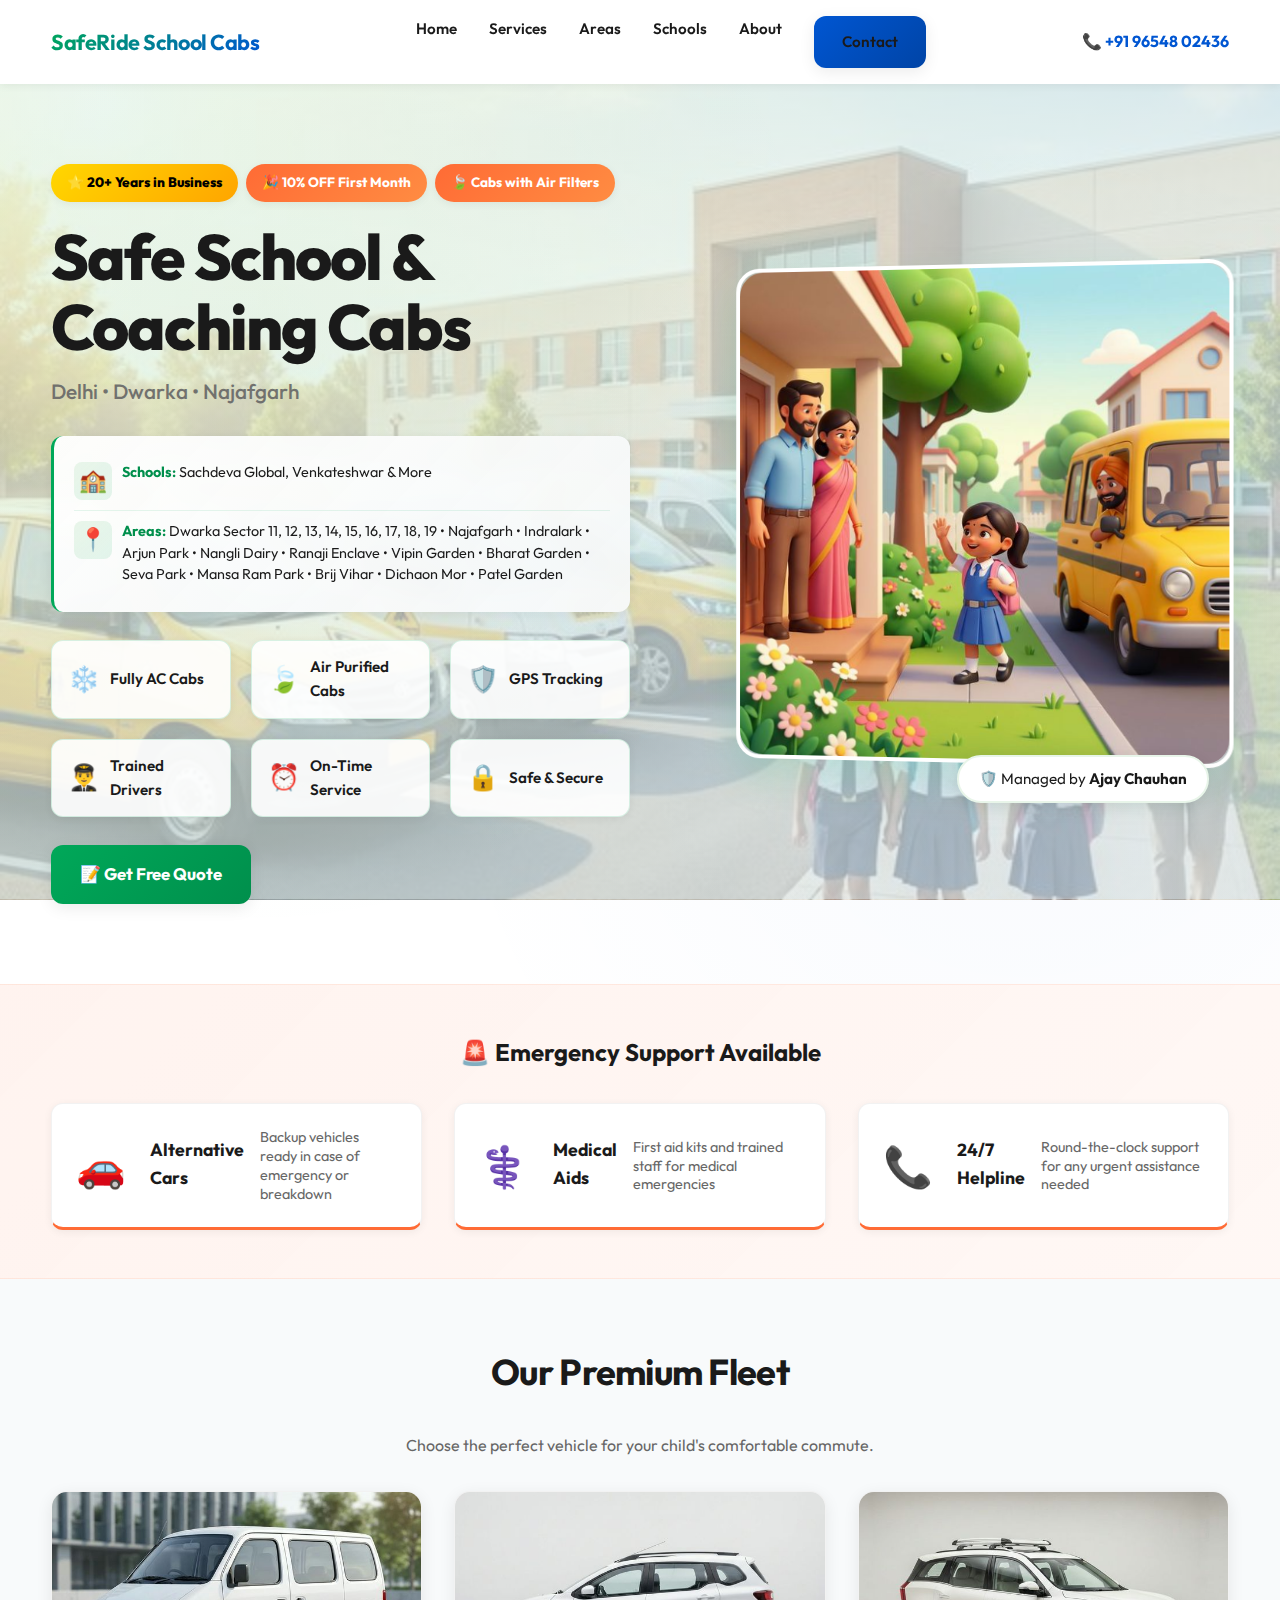
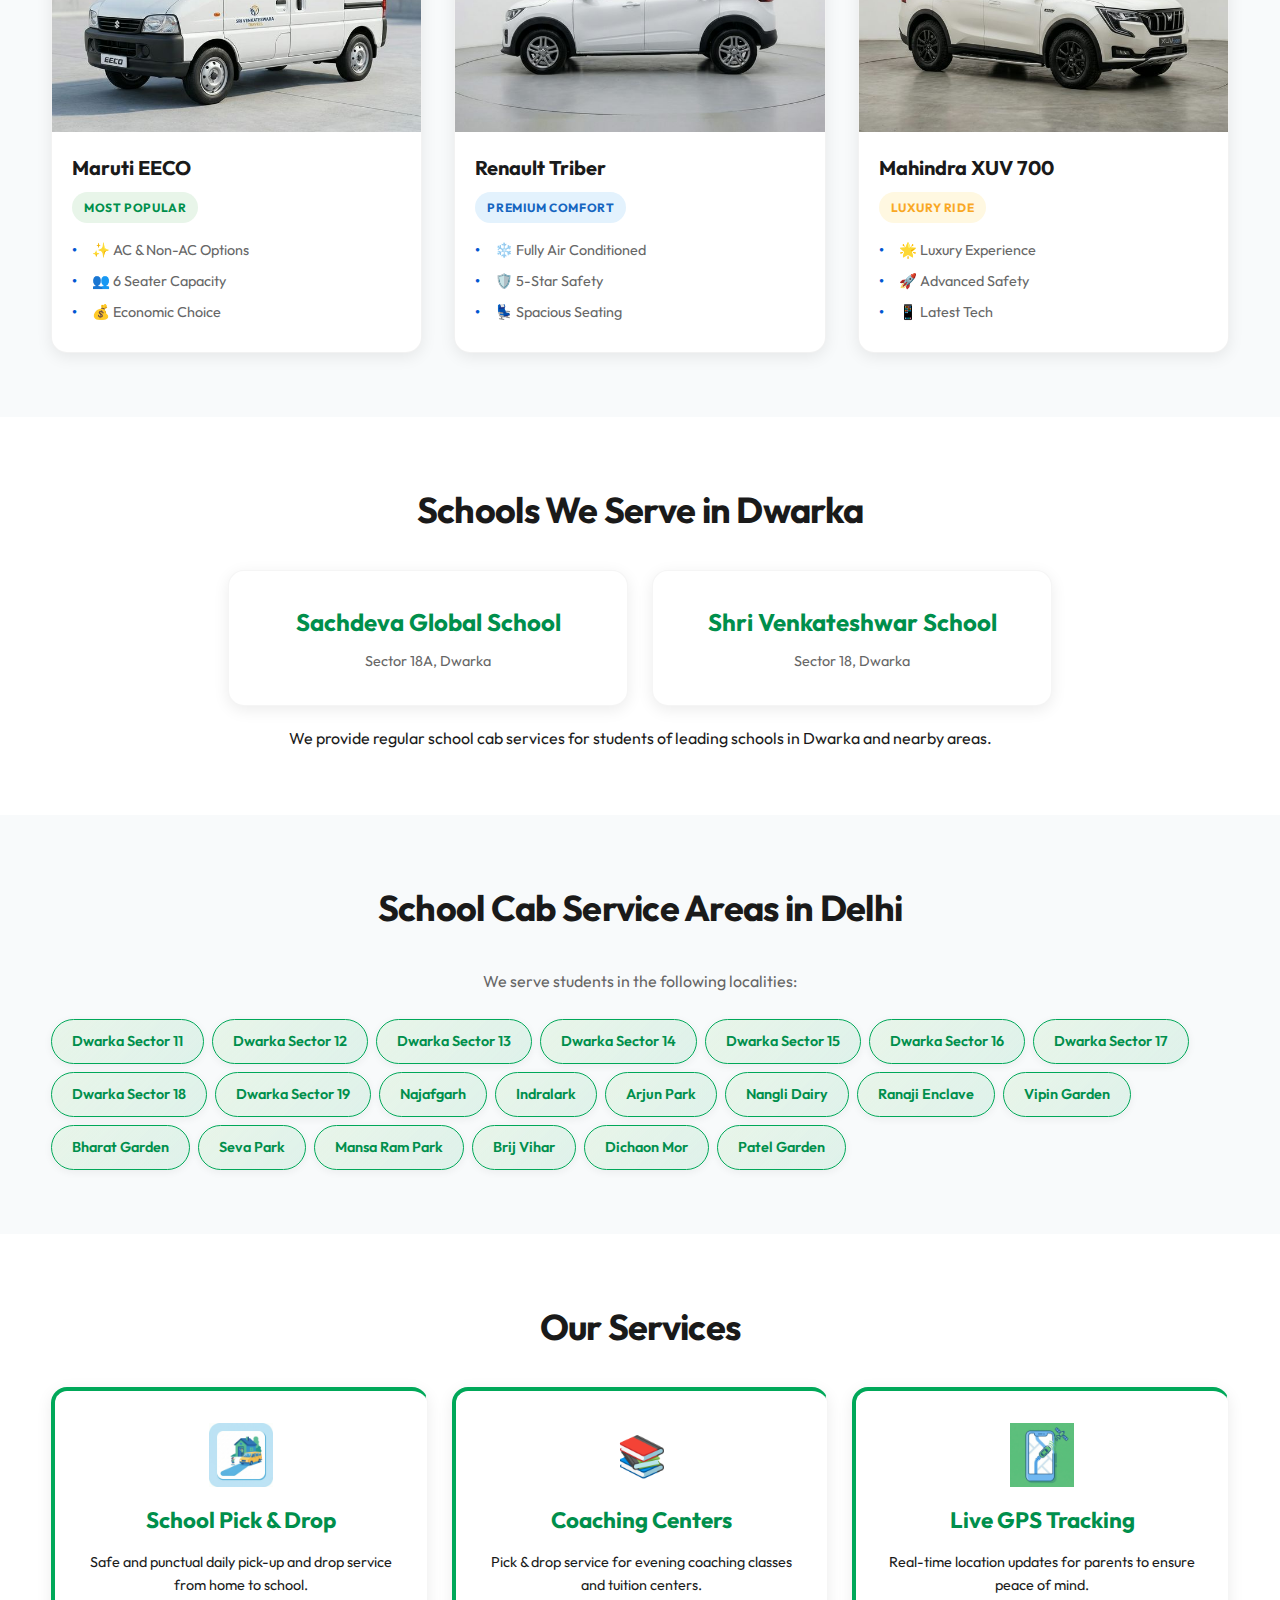
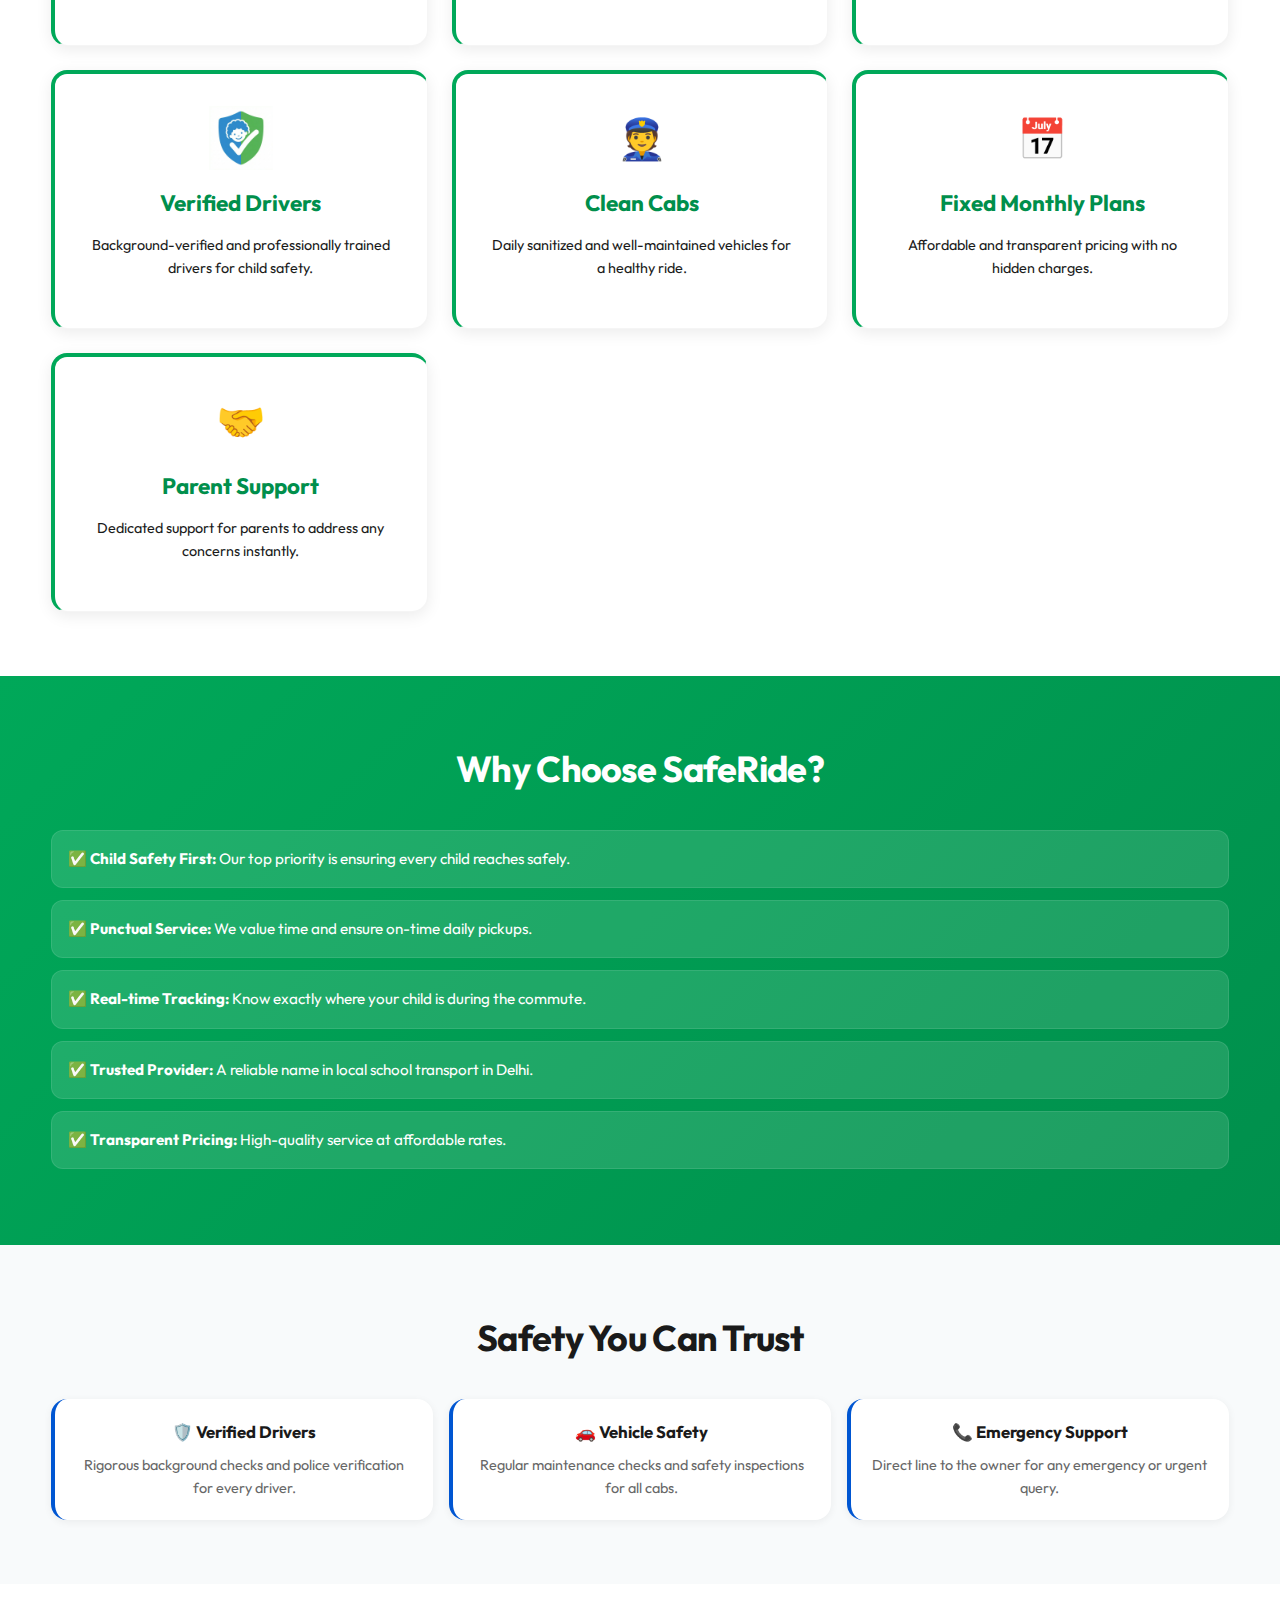
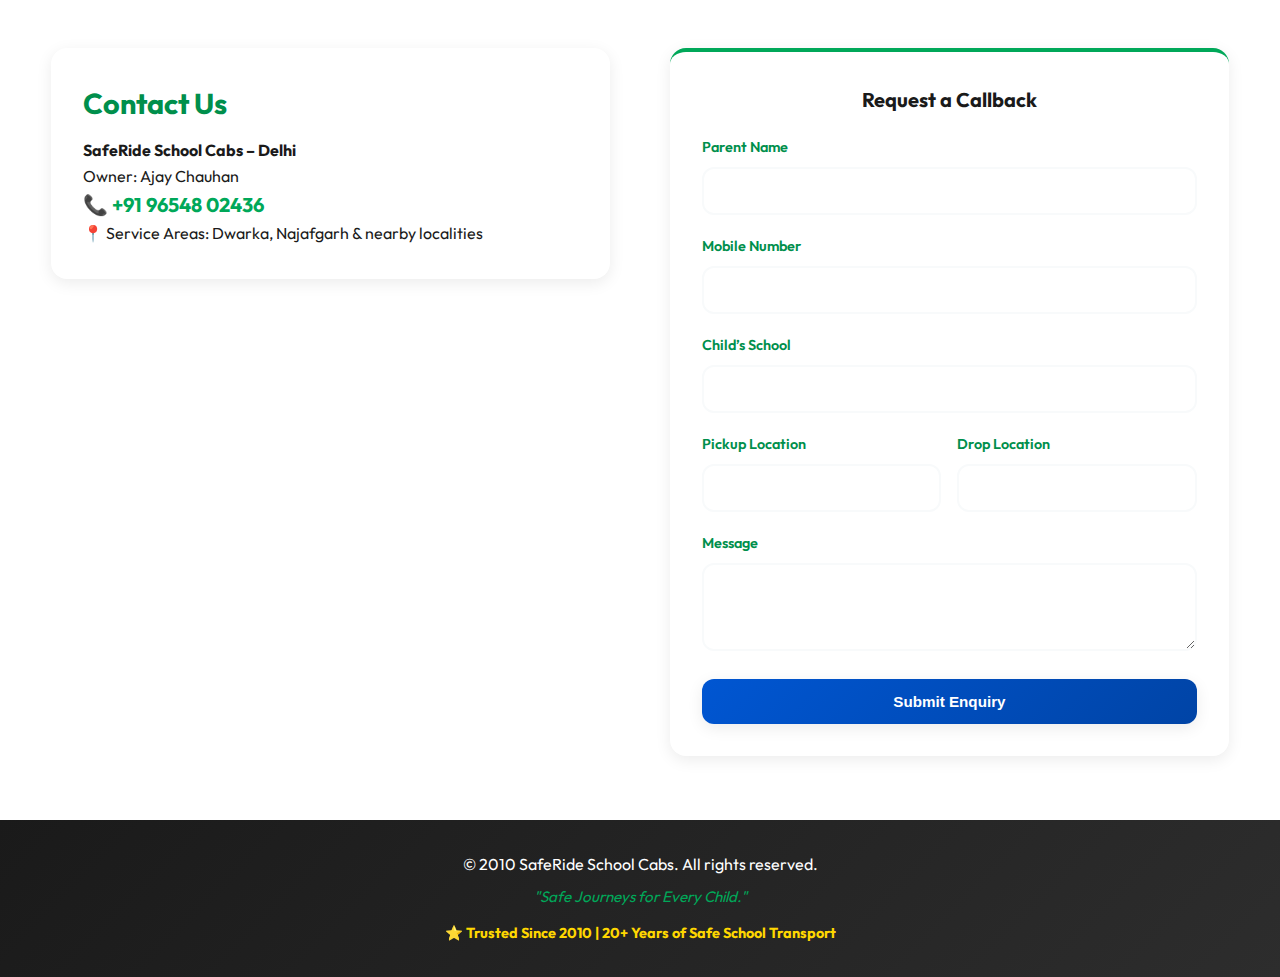
<file: index.html>
<!DOCTYPE html>
<html lang="en">

<head>
    <meta charset="UTF-8">
    <meta name="viewport" content="width=device-width, initial-scale=1.0">
    <meta name="description"
        content="SafeRide School Cabs - Safe & reliable school transport for Sachdeva Global School, Venkateshwar School in Dwarka Sectors 11-19, Najafgarh & nearby areas. GPS tracking, verified drivers, AC cabs. Call +91 96548 02436.">
    <meta name="keywords"
        content="school cab service in Delhi, coaching cab service, school taxi service in Dwarka, school transport service in Najafgarh, safe school cab in Delhi, Sachdeva Global School cab service, Shri Venkateshwar School transport, school cab Dwarka Sector 11, school cab Dwarka Sector 12, school cab Dwarka Sector 13, school cab Dwarka Sector 14, school cab Dwarka Sector 15, school cab Dwarka Sector 16, school cab Dwarka Sector 17, school cab Dwarka Sector 18, school cab Dwarka Sector 19, school transport Najafgarh, school cab Indralark, school cab Arjun Park, school cab Nangli Dairy, school cab Ranaji Enclave, school cab Vipin Garden, school cab Bharat Garden, school cab Seva Park, school cab Mansa Ram Park, school cab Brij Vihar, school cab Dichaon Mor, school cab Patel Garden, GPS tracking school cab, verified drivers school transport, AC school cab Delhi, safe school transport Delhi, affordable school cab service, monthly school cab plans">
    <title>SafeRide School & Coaching Cabs in Delhi | School Taxi Service in Dwarka</title>

    <!-- Local Business Schema -->
    <script type="application/ld+json">
    {
      "@context": "https://schema.org",
      "@type": "LocalBusiness",
      "name": "SafeRide School Cabs",
      "image": "assets/images/hero.png",
      "telephone": "+919654802436",
      "address": {
        "@type": "PostalAddress",
        "addressLocality": "Delhi",
        "addressCountry": "IN"
      },
      "geo": {
        "@type": "GeoCoordinates",
        "latitude": 28.6139, 
        "longitude": 77.2090
      },
      "url": "",
      "priceRange": "$$"
    }
    </script>

    <!-- WebSite Schema for Sitelinks -->
    <script type="application/ld+json">
    {
      "@context": "https://schema.org",
      "@type": "WebSite",
      "name": "SafeRide School Cabs",
      "url": "https://saferidecabs.sbs",
      "potentialAction": {
        "@type": "SearchAction",
        "target": {
          "@type": "EntryPoint",
          "urlTemplate": "https://saferidecabs.sbs/search?q={search_term_string}"
        },
        "query-input": "required name=search_term_string"
      }
    }
    </script>

    <!-- Google tag (gtag.js) -->
    <script async src="https://www.googletagmanager.com/gtag/js?id=AW-17933489652"></script>
    <script>
        window.dataLayer = window.dataLayer || [];
        function gtag() { dataLayer.push(arguments); }
        gtag('js', new Date());

        gtag('config', 'AW-17933489652');
    </script>

    <link rel="stylesheet" href="css/style.css">
    <!-- Google Fonts -->
    <link rel="preconnect" href="https://fonts.googleapis.com">
    <link rel="preconnect" href="https://fonts.gstatic.com" crossorigin>
    <link href="https://fonts.googleapis.com/css2?family=Outfit:wght@300;400;600;700&display=swap" rel="stylesheet">
</head>

<body>

    <!-- Header -->
    <header class="header">
        <div class="container header-container">
            <div class="logo">
                <h1>SafeRide <span>School Cabs</span></h1>
            </div>
            <nav class="nav">
                <ul class="nav-list">
                    <li><a href="index.html">Home</a></li>
                    <li><a href="services.html">Services</a></li>
                    <li><a href="areas.html">Areas</a></li>
                    <li><a href="schools.html">Schools</a></li>
                    <li><a href="about.html">About</a></li>
                    <li><a href="contact.html" class="btn btn-primary">Contact</a></li>
                </ul>
            </nav>
            <div class="header-phone">
                <a href="tel:+919654802436">📞 +91 96548 02436</a>
            </div>
            <button class="menu-toggle" onclick="toggleMenu()">☰</button>
        </div>
    </header>

    <!-- Mobile Menu Overlay -->
    <div class="mobile-menu">
        <button class="close-menu-btn" onclick="closeMenu()">&times;</button>
        <ul class="mobile-nav-list">
            <li><a href="index.html">Home</a></li>
            <li><a href="services.html">Services</a></li>
            <li><a href="areas.html">Areas</a></li>
            <li><a href="schools.html">Schools</a></li>
            <li><a href="about.html">About</a></li>
            <li><a href="contact.html">Contact</a></li>
        </ul>
    </div>

    <!-- Hero Section -->
    <section class="hero">
        <div class="container hero-container">
            <!-- LEFT COLUMN -->
            <div class="hero-left">
                <!-- Promo Badges -->
                <div class="promo-badges">
                    <span class="promo-badge promo-badge-trust">⭐ 20+ Years in Business</span>
                    <span class="promo-badge">🎉 10% OFF First Month</span>
                    <span class="promo-badge">🍃 Cabs with Air Filters</span>
                </div>

                <!-- Main Heading -->
                <h1 class="hero-title">Safe School & Coaching Cabs</h1>
                <p class="hero-subtitle">Delhi • Dwarka • Najafgarh</p>

                <!-- Owner Info - Mobile Only (Simplified) -->
                <div class="owner-mobile-simple">
                    <p>Managed by <strong>Ajay Chauhan</strong> | <a href="tel:+919654802436">📞 96548 02436</a></p>
                </div>

                <!-- Schools & Areas Info -->
                <div class="schools-areas-info">
                    <div class="info-item">
                        <span class="info-emoji">🏫</span>
                        <div class="info-details">
                            <strong>Schools:</strong> Sachdeva Global, Venkateshwar & More
                        </div>
                    </div>
                    <div class="info-item">
                        <span class="info-emoji">📍</span>
                        <div class="info-details">
                            <strong>Areas:</strong> Dwarka Sector 11, 12, 13, 14, 15, 16, 17, 18, 19 • Najafgarh •
                            Indralark • Arjun Park • Nangli Dairy • Ranaji Enclave • Vipin Garden • Bharat Garden • Seva
                            Park • Mansa Ram Park • Brij Vihar • Dichaon Mor • Patel Garden
                        </div>
                    </div>
                </div>

                <!-- Facility Features -->
                <div class="facility-grid">
                    <div class="facility-item">
                        <span class="facility-icon">❄️</span>
                        <span class="facility-text">Fully AC Cabs</span>
                    </div>
                    <div class="facility-item">
                        <span class="facility-icon">🍃</span>
                        <span class="facility-text">Air Purified Cabs</span>
                    </div>
                    <div class="facility-item">
                        <span class="facility-icon">🛡️</span>
                        <span class="facility-text">GPS Tracking</span>
                    </div>
                    <div class="facility-item">
                        <span class="facility-icon">👨‍✈️</span>
                        <span class="facility-text">Trained Drivers</span>
                    </div>
                    <div class="facility-item">
                        <span class="facility-icon">⏰</span>
                        <span class="facility-text">On-Time Service</span>
                    </div>
                    <div class="facility-item">
                        <span class="facility-icon">🔒</span>
                        <span class="facility-text">Safe & Secure</span>
                    </div>
                </div>

                <!-- CTA Buttons -->
                <div class="hero-btns">
                    <a href="#contact" class="btn btn-secondary">📝 Get Free Quote</a>
                </div>
            </div>

            <!-- RIGHT COLUMN (New Visual) -->
            <div class="hero-right">
                <div class="hero-image-wrapper">
                    <img src="assets/images/hero_illustration.png" alt="Happy student going to school in safe cab"
                        class="hero-main-img">
                </div>

                <!-- Trust Badge Overlay or Small Strip -->
                <div class="trust-badge-small">
                    <span>🛡️ Managed by <strong>Ajay Chauhan</strong></span>
                </div>
            </div>
        </div>
    </section>

    <!-- Emergency Support - Full Width Section -->
    <section class="emergency-section">
        <div class="container">
            <h2 class="emergency-section-title">🚨 Emergency Support Available</h2>
            <div class="emergency-grid">
                <div class="emergency-card">
                    <span class="emergency-card-icon">🚗</span>
                    <h3 class="emergency-card-title">Alternative Cars</h3>
                    <p class="emergency-card-text">Backup vehicles ready in case of emergency or breakdown</p>
                </div>
                <div class="emergency-card">
                    <span class="emergency-card-icon">⚕️</span>
                    <h3 class="emergency-card-title">Medical Aids</h3>
                    <p class="emergency-card-text">First aid kits and trained staff for medical emergencies</p>
                </div>
                <div class="emergency-card">
                    <span class="emergency-card-icon">📞</span>
                    <h3 class="emergency-card-title">24/7 Helpline</h3>
                    <p class="emergency-card-text">Round-the-clock support for any urgent assistance needed</p>
                </div>
            </div>
        </div>
    </section>

    <!-- Detailed Vehicle Fleet Section -->
    <section class="section fleet-section">
        <div class="container">
            <h2 class="section-title">Our Premium Fleet</h2>
            <p class="section-subtitle">Choose the perfect vehicle for your child's comfortable commute.</p>

            <div class="fleet-grid">
                <!-- Maruti EECO -->
                <div class="fleet-card">
                    <div class="fleet-img-wrapper">
                        <img src="assets/images/maruti_eeco.png" alt="Maruti EECO School Cab">
                    </div>
                    <div class="fleet-content">
                        <h3>Maruti EECO</h3>
                        <p class="fleet-badge">Most Popular</p>
                        <ul class="fleet-features">
                            <li>✨ AC & Non-AC Options</li>
                            <li>👥 6 Seater Capacity</li>
                            <li>💰 Economic Choice</li>
                        </ul>
                    </div>
                </div>

                <!-- Renault Triber -->
                <div class="fleet-card">
                    <div class="fleet-img-wrapper">
                        <img src="assets/images/renault_triber.png" alt="Renault Triber School Cab">
                    </div>
                    <div class="fleet-content">
                        <h3>Renault Triber</h3>
                        <p class="fleet-badge badge-premium">Premium Comfort</p>
                        <ul class="fleet-features">
                            <li>❄️ Fully Air Conditioned</li>
                            <li>🛡️ 5-Star Safety</li>
                            <li>💺 Spacious Seating</li>
                        </ul>
                    </div>
                </div>

                <!-- Mahindra XUV 700 -->
                <div class="fleet-card">
                    <div class="fleet-img-wrapper">
                        <img src="assets/images/mahindra_xuv700.png" alt="Mahindra XUV 700 Luxury Cab">
                    </div>
                    <div class="fleet-content">
                        <h3>Mahindra XUV 700</h3>
                        <p class="fleet-badge badge-luxury">Luxury Ride</p>
                        <ul class="fleet-features">
                            <li>🌟 Luxury Experience</li>
                            <li>🚀 Advanced Safety</li>
                            <li>📱 Latest Tech</li>
                        </ul>
                    </div>
                </div>
            </div>
        </div>
    </section>

    <!-- Schools Covered (Moved to Top) -->
    <section id="schools" class="section schools">
        <div class="container">
            <h2 class="section-title">Schools We Serve in Dwarka</h2>
            <div class="school-cards">
                <div class="school-card">
                    <h3>Sachdeva Global School</h3>
                    <p>Sector 18A, Dwarka</p>
                </div>
                <div class="school-card">
                    <h3>Shri Venkateshwar School</h3>
                    <p>Sector 18, Dwarka</p>
                </div>
            </div>
            <p class="mt-4">We provide regular school cab services for students of leading schools in Dwarka and nearby
                areas.</p>
        </div>
    </section>

    <!-- Areas Covered (Moved to Top) -->
    <section id="areas" class="section areas">
        <div class="container">
            <h2 class="section-title">School Cab Service Areas in Delhi</h2>
            <p class="section-subtitle">We serve students in the following localities:</p>
            <div class="areas-list">
                <span class="area-tag">Dwarka Sector 11</span>
                <span class="area-tag">Dwarka Sector 12</span>
                <span class="area-tag">Dwarka Sector 13</span>
                <span class="area-tag">Dwarka Sector 14</span>
                <span class="area-tag">Dwarka Sector 15</span>
                <span class="area-tag">Dwarka Sector 16</span>
                <span class="area-tag">Dwarka Sector 17</span>
                <span class="area-tag">Dwarka Sector 18</span>
                <span class="area-tag">Dwarka Sector 19</span>
                <span class="area-tag">Najafgarh</span>
                <span class="area-tag">Indralark</span>
                <span class="area-tag">Arjun Park</span>
                <span class="area-tag">Nangli Dairy</span>
                <span class="area-tag">Ranaji Enclave</span>
                <span class="area-tag">Vipin Garden</span>
                <span class="area-tag">Bharat Garden</span>
                <span class="area-tag">Seva Park</span>
                <span class="area-tag">Mansa Ram Park</span>
                <span class="area-tag">Brij Vihar</span>
                <span class="area-tag">Dichaon Mor</span>
                <span class="area-tag">Patel Garden</span>
            </div>
        </div>
    </section>

    <!-- Services Section -->
    <section id="services" class="section services">
        <div class="container">
            <h2 class="section-title">Our Services</h2>
            <div class="services-grid">
                <div class="service-card">
                    <img src="assets/images/service_pickup.png" alt="School Pick & Drop Service">
                    <h3>School Pick & Drop</h3>
                    <p>Safe and punctual daily pick-up and drop service from home to school.</p>
                </div>
                <div class="service-card">
                    <div class="icon-placeholder">📚</div>
                    <h3>Coaching Centers</h3>
                    <p>Pick & drop service for evening coaching classes and tuition centers.</p>
                </div>
                <div class="service-card">
                    <img src="assets/images/service_gps.png" alt="Live GPS Tracking">
                    <h3>Live GPS Tracking</h3>
                    <p>Real-time location updates for parents to ensure peace of mind.</p>
                </div>
                <div class="service-card">
                    <img src="assets/images/service_safety.png" alt="Trained Drivers">
                    <h3>Verified Drivers</h3>
                    <p>Background-verified and professionally trained drivers for child safety.</p>
                </div>
                <div class="service-card">
                    <div class="icon-placeholder">👮</div>
                    <h3>Clean Cabs</h3>
                    <p>Daily sanitized and well-maintained vehicles for a healthy ride.</p>
                </div>
                <div class="service-card">
                    <div class="icon-placeholder">📅</div>
                    <h3>Fixed Monthly Plans</h3>
                    <p>Affordable and transparent pricing with no hidden charges.</p>
                </div>
                <div class="service-card">
                    <div class="icon-placeholder">🤝</div>
                    <h3>Parent Support</h3>
                    <p>Dedicated support for parents to address any concerns instantly.</p>
                </div>
            </div>
        </div>
    </section>

    <!-- Why Choose Us -->
    <section class="section why-choose">
        <div class="container">
            <h2 class="section-title">Why Choose SafeRide?</h2>
            <ul class="benefits-list">
                <li>✅ <strong>Child Safety First:</strong> Our top priority is ensuring every child reaches safely.</li>
                <li>✅ <strong>Punctual Service:</strong> We value time and ensure on-time daily pickups.</li>
                <li>✅ <strong>Real-time Tracking:</strong> Know exactly where your child is during the commute.</li>
                <li>✅ <strong>Trusted Provider:</strong> A reliable name in local school transport in Delhi.</li>
                <li>✅ <strong>Transparent Pricing:</strong> High-quality service at affordable rates.</li>
            </ul>
        </div>
    </section>

    <!-- Trust & Safety -->
    <section id="safety" class="section trust">
        <div class="container">
            <h2 class="section-title">Safety You Can Trust</h2>
            <div class="trust-features">
                <div class="trust-item">
                    <h3>🛡️ Verified Drivers</h3>
                    <p>Rigorous background checks and police verification for every driver.</p>
                </div>
                <div class="trust-item">
                    <h3>🚗 Vehicle Safety</h3>
                    <p>Regular maintenance checks and safety inspections for all cabs.</p>
                </div>
                <div class="trust-item">
                    <h3>📞 Emergency Support</h3>
                    <p>Direct line to the owner for any emergency or urgent query.</p>
                </div>
            </div>
        </div>
    </section>

    <!-- Contact Section -->
    <section id="contact" class="section contact">
        <div class="container contact-container">
            <div class="contact-info">
                <h2 class="section-title-left">Contact Us</h2>
                <p><strong>SafeRide School Cabs – Delhi</strong></p>
                <p>Owner: Ajay Chauhan</p>
                <p class="contact-link"><a href="tel:+919654802436">📞 +91 96548 02436</a></p>
                <p>📍 Service Areas: Dwarka, Najafgarh & nearby localities</p>
            </div>
            <div class="contact-form-wrapper">
                <h3>Request a Callback</h3>
                <!-- Formspree / Netlify / Generic Form placeholder -->
                <form action="#" method="POST" class="contact-form">
                    <div class="form-group">
                        <label for="parentName">Parent Name</label>
                        <input type="text" id="parentName" name="parentName" required>
                    </div>
                    <div class="form-group">
                        <label for="mobile">Mobile Number</label>
                        <input type="tel" id="mobile" name="mobile" required>
                    </div>
                    <div class="form-group">
                        <label for="school">Child’s School</label>
                        <input type="text" id="school" name="school" required>
                    </div>
                    <div class="form-row">
                        <div class="form-group">
                            <label for="pickup">Pickup Location</label>
                            <input type="text" id="pickup" name="pickup" required>
                        </div>
                        <div class="form-group">
                            <label for="drop">Drop Location</label>
                            <input type="text" id="drop" name="drop" required>
                        </div>
                    </div>
                    <div class="form-group">
                        <label for="message">Message</label>
                        <textarea id="message" name="message" rows="3"></textarea>
                    </div>
                    <button type="submit" class="btn btn-primary btn-block">Submit Enquiry</button>
                </form>
            </div>
        </div>
    </section>

    <!-- Footer -->
    <footer class="footer">
        <div class="container">
            <p>&copy; 2010 SafeRide School Cabs. All rights reserved.</p>
            <p class="tagline">"Safe Journeys for Every Child."</p>
            <p class="experience-badge">⭐ Trusted Since 2010 | 20+ Years of Safe School Transport</p>
        </div>
    </footer>

    <!-- Sticky Mobile Call Button -->
    <div class="sticky-mobile-cta">
        <a href="tel:+919654802436" class="btn-sticky-call">📞 Call 96548 02436</a>
    </div>

    <!-- Scripts -->
    <script src="js/script.js?v=4"></script>
</body>

</html>
</file>
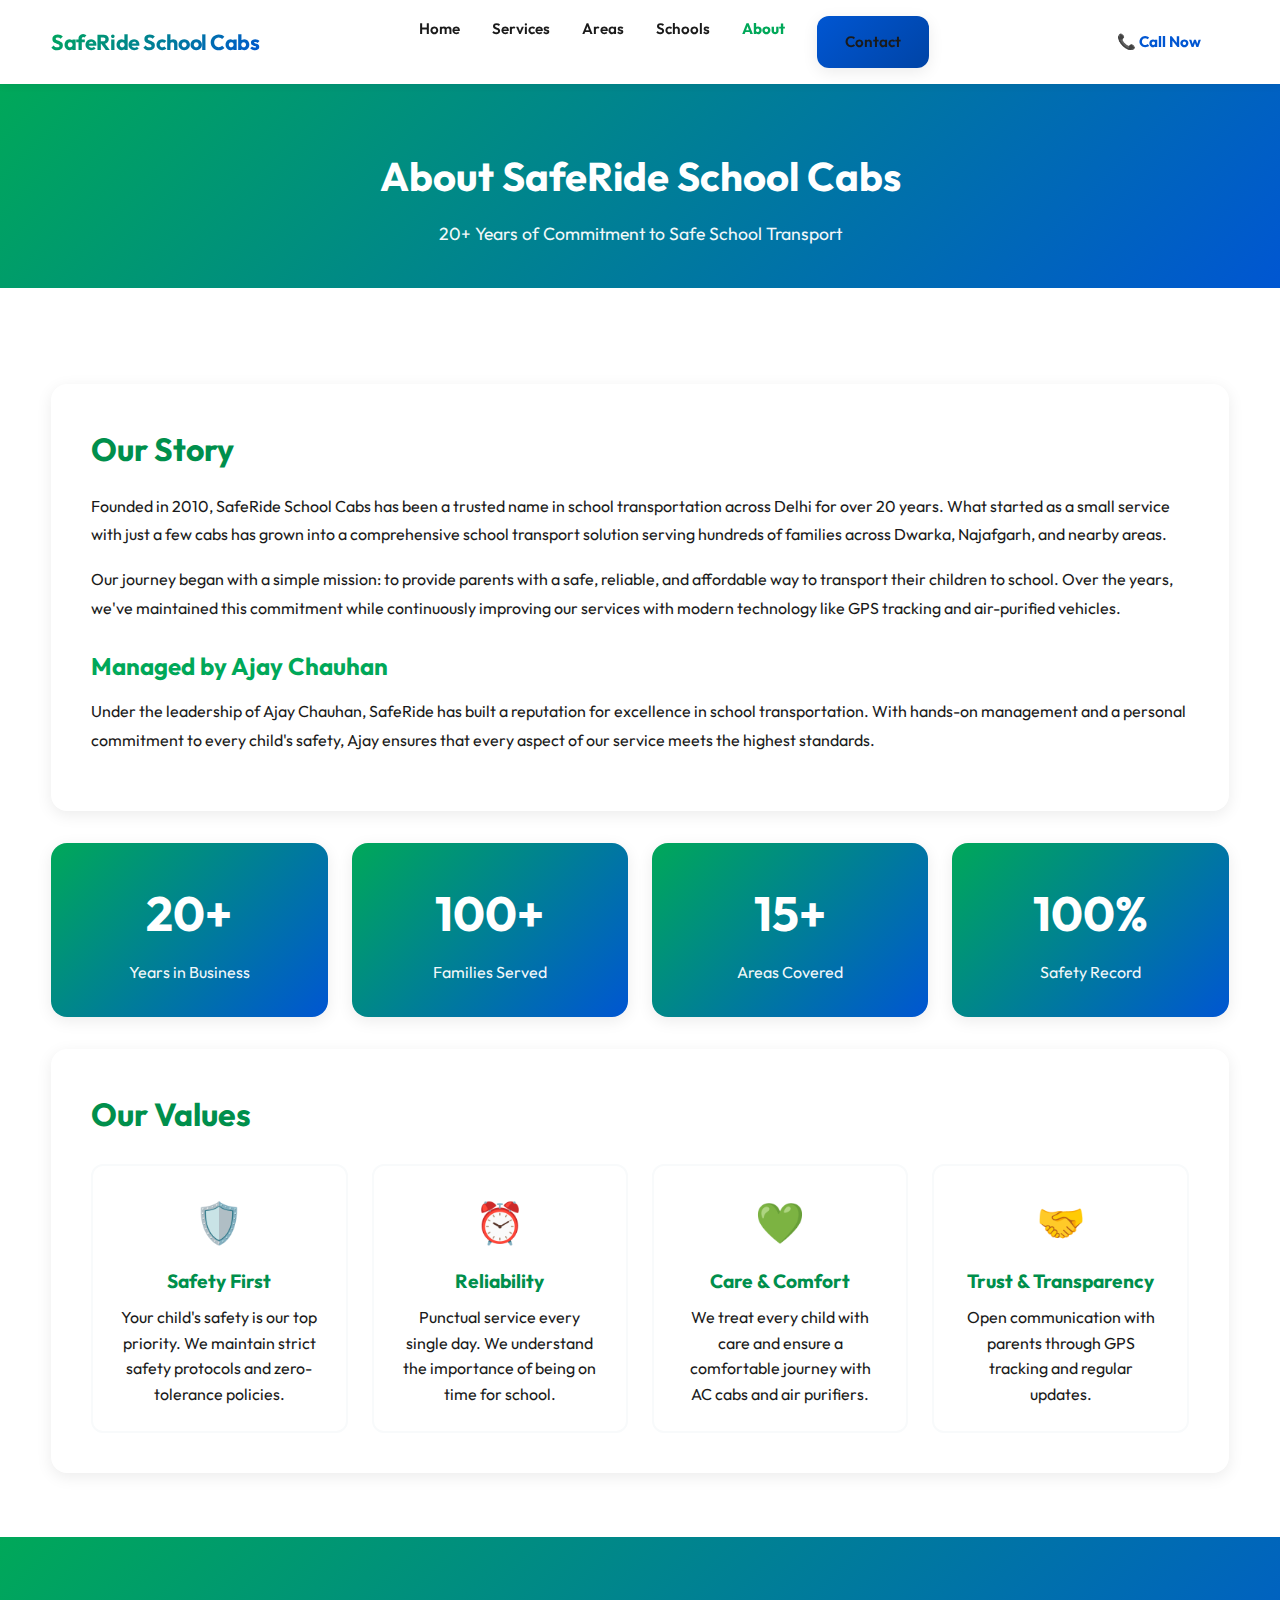
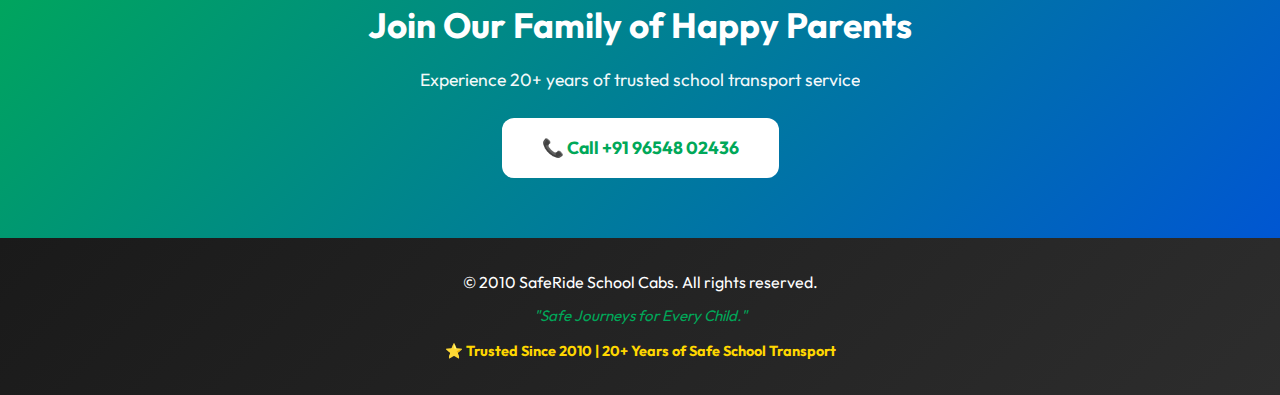
<file: about.html>
<!DOCTYPE html>
<html lang="en">

<head>
    <meta charset="UTF-8">
    <meta name="viewport" content="width=device-width, initial-scale=1.0">
    <meta name="description"
        content="About SafeRide School Cabs - 20+ years of safe school transport in Delhi. Founded in 2010 by Ajay Chauhan. Trusted by 100+ families.">
    <meta name="keywords"
        content="about SafeRide, Ajay Chauhan, 20 years experience, school transport Delhi, trusted cab service">
    <title>About Us - 20+ Years of Safe School Transport | SafeRide</title>

    <!-- Breadcrumb Schema -->
    <script type="application/ld+json">
    {
      "@context": "https://schema.org",
      "@type": "BreadcrumbList",
      "itemListElement": [{
        "@type": "ListItem",
        "position": 1,
        "name": "Home",
        "item": "https://saferidecabs.sbs"
      },{
        "@type": "ListItem",
        "position": 2,
        "name": "About",
        "item": "https://saferidecabs.sbs/about.html"
      }]
    }
    </script>

    <link rel="stylesheet" href="css/style.css">
    <!-- Google Fonts -->
    <link rel="preconnect" href="https://fonts.googleapis.com">
    <link rel="preconnect" href="https://fonts.gstatic.com" crossorigin>
    <link href="https://fonts.googleapis.com/css2?family=Outfit:wght@300;400;600;700&display=swap" rel="stylesheet">
</head>

<body>

    <!-- Header -->
    <header class="header">
        <div class="container header-container">
            <div class="logo">
                <h1>SafeRide <span>School Cabs</span></h1>
            </div>
            <nav class="nav">
                <ul class="nav-list">
                    <li><a href="index.html">Home</a></li>
                    <li><a href="services.html">Services</a></li>
                    <li><a href="areas.html">Areas</a></li>
                    <li><a href="schools.html">Schools</a></li>
                    <li><a href="about.html" class="active">About</a></li>
                    <li><a href="contact.html" class="btn btn-primary">Contact</a></li>
                </ul>
            </nav>
            <div class="header-phone">
                <a href="tel:+919654802436" class="btn btn-call">📞 Call Now</a>
            </div>
            <button class="menu-toggle" onclick="toggleMenu()">☰</button>
        </div>
    </header>

    <!-- Mobile Menu Overlay -->
    <div class="mobile-menu">
        <button class="close-menu-btn" onclick="closeMenu()">&times;</button>
        <ul class="mobile-nav-list">
            <li><a href="index.html">Home</a></li>
            <li><a href="services.html">Services</a></li>
            <li><a href="areas.html">Areas</a></li>
            <li><a href="schools.html">Schools</a></li>
            <li><a href="about.html">About</a></li>
            <li><a href="contact.html">Contact</a></li>
        </ul>
    </div>

    <!-- Page Header -->
    <section class="page-header">
        <div class="container">
            <h1>About SafeRide School Cabs</h1>
            <p>20+ Years of Commitment to Safe School Transport</p>
        </div>
    </section>

    <!-- About Section -->
    <section class="section">
        <div class="container">
            <div class="about-content">
                <div class="about-story">
                    <h2>Our Story</h2>
                    <p>Founded in 2010, SafeRide School Cabs has been a trusted name in school transportation across
                        Delhi for over 20 years. What started as a small service with just a few cabs has grown into a
                        comprehensive school transport solution serving hundreds of families across Dwarka, Najafgarh,
                        and nearby areas.</p>

                    <p>Our journey began with a simple mission: to provide parents with a safe, reliable, and affordable
                        way to transport their children to school. Over the years, we've maintained this commitment
                        while continuously improving our services with modern technology like GPS tracking and
                        air-purified vehicles.</p>

                    <h3>Managed by Ajay Chauhan</h3>
                    <p>Under the leadership of Ajay Chauhan, SafeRide has built a reputation for excellence in school
                        transportation. With hands-on management and a personal commitment to every child's safety, Ajay
                        ensures that every aspect of our service meets the highest standards.</p>
                </div>

                <div class="about-stats">
                    <div class="stat-box">
                        <div class="stat-number">20+</div>
                        <div class="stat-label">Years in Business</div>
                    </div>
                    <div class="stat-box">
                        <div class="stat-number">100+</div>
                        <div class="stat-label">Families Served</div>
                    </div>
                    <div class="stat-box">
                        <div class="stat-number">15+</div>
                        <div class="stat-label">Areas Covered</div>
                    </div>
                    <div class="stat-box">
                        <div class="stat-number">100%</div>
                        <div class="stat-label">Safety Record</div>
                    </div>
                </div>

                <div class="about-values">
                    <h2>Our Values</h2>
                    <div class="values-grid">
                        <div class="value-card">
                            <div class="value-icon">🛡️</div>
                            <h4>Safety First</h4>
                            <p>Your child's safety is our top priority. We maintain strict safety protocols and
                                zero-tolerance policies.</p>
                        </div>
                        <div class="value-card">
                            <div class="value-icon">⏰</div>
                            <h4>Reliability</h4>
                            <p>Punctual service every single day. We understand the importance of being on time for
                                school.</p>
                        </div>
                        <div class="value-card">
                            <div class="value-icon">💚</div>
                            <h4>Care & Comfort</h4>
                            <p>We treat every child with care and ensure a comfortable journey with AC cabs and air
                                purifiers.</p>
                        </div>
                        <div class="value-card">
                            <div class="value-icon">🤝</div>
                            <h4>Trust & Transparency</h4>
                            <p>Open communication with parents through GPS tracking and regular updates.</p>
                        </div>
                    </div>
                </div>
            </div>
        </div>
    </section>

    <!-- CTA Section -->
    <section class="cta-section">
        <div class="container">
            <h2>Join Our Family of Happy Parents</h2>
            <p>Experience 20+ years of trusted school transport service</p>
            <a href="tel:+919654802436" class="btn btn-cta">📞 Call +91 96548 02436</a>
        </div>
    </section>

    <!-- Footer -->
    <footer class="footer">
        <div class="container">
            <p>&copy; 2010 SafeRide School Cabs. All rights reserved.</p>
            <p class="tagline">"Safe Journeys for Every Child."</p>
            <p class="experience-badge">⭐ Trusted Since 2010 | 20+ Years of Safe School Transport</p>
        </div>
    </footer>

    <!-- Sticky Mobile CTA -->
    <div class="sticky-mobile-cta">
        <a href="tel:+919654802436" class="btn btn-primary">📞 Call Now: 96548 02436</a>
    </div>

    <script src="js/script.js?v=4"></script>
</body>

</html>
</file>
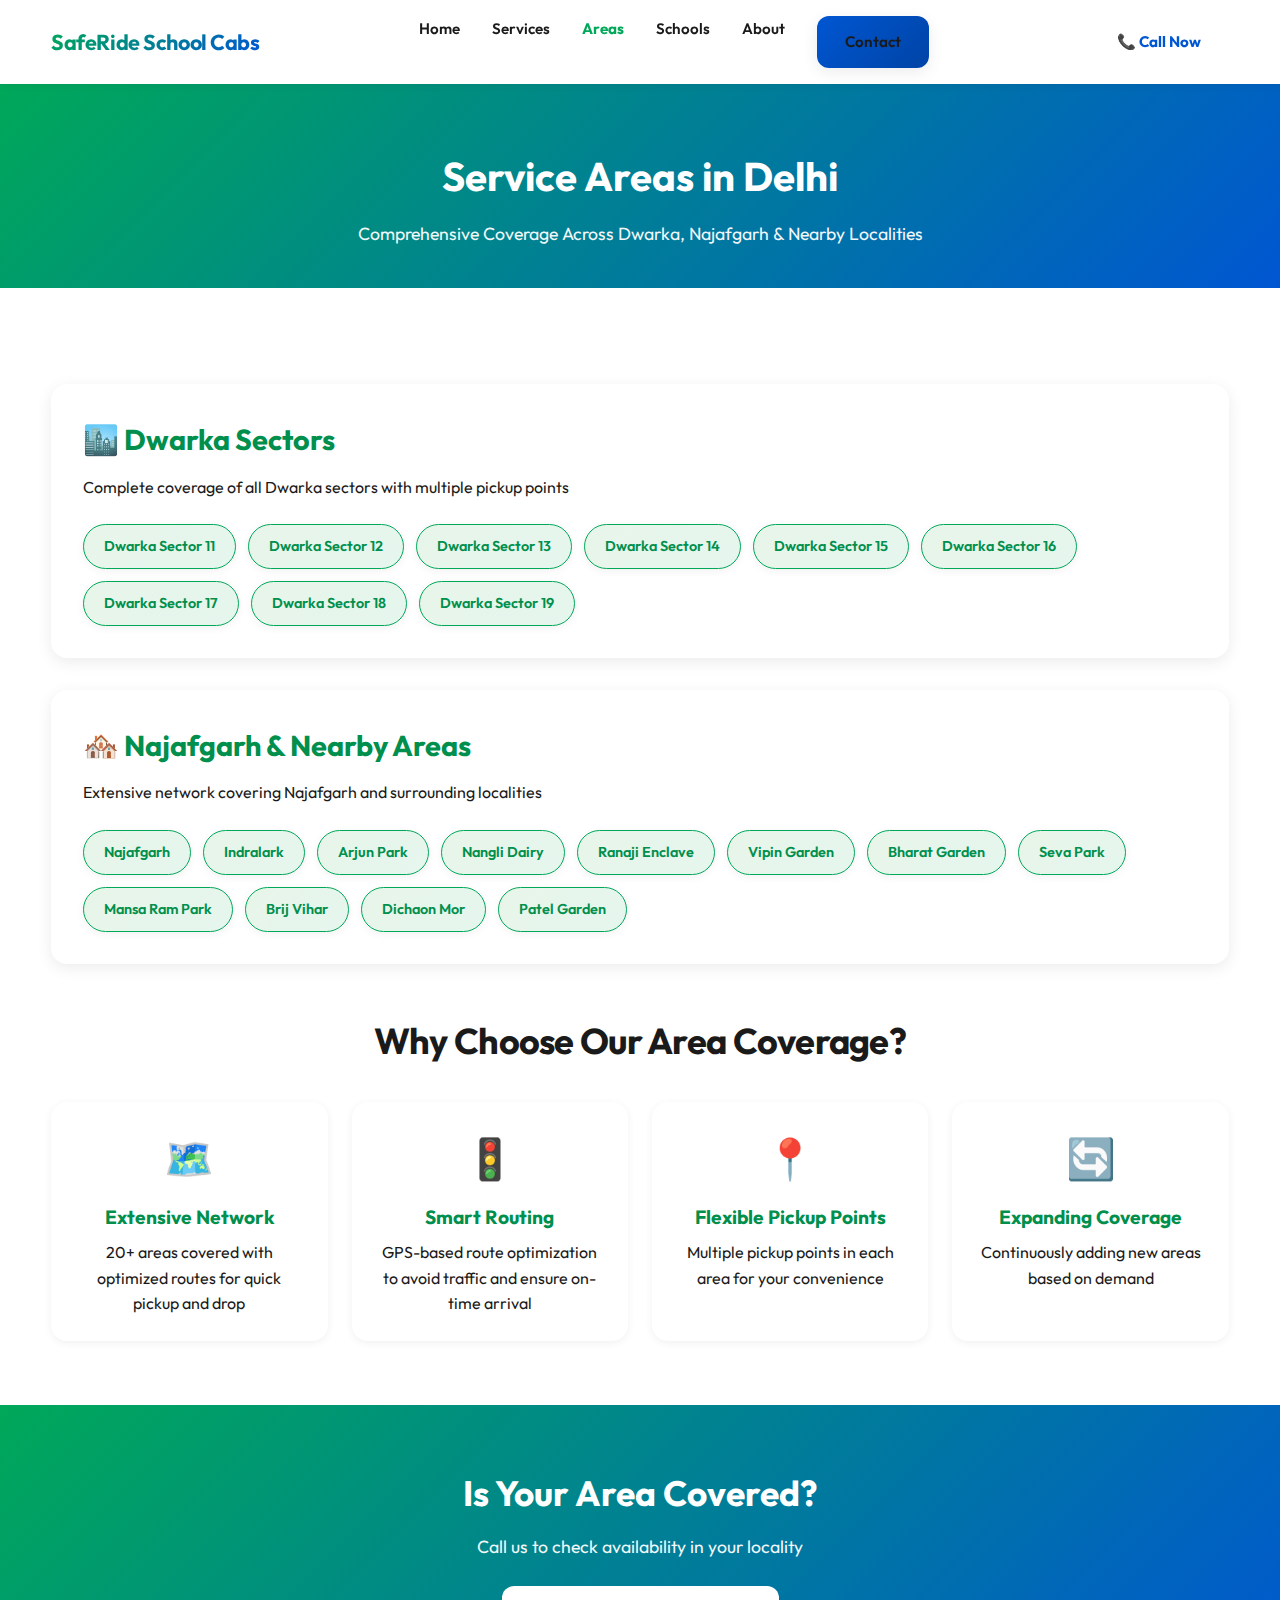
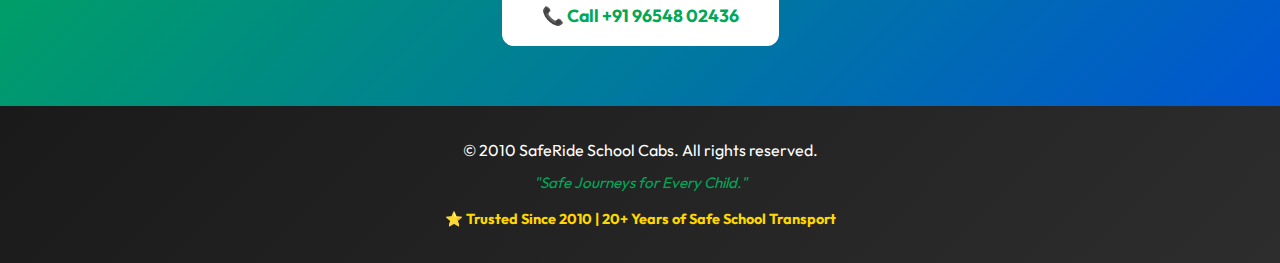
<file: areas.html>
<!DOCTYPE html>
<html lang="en">

<head>
    <meta charset="UTF-8">
    <meta name="viewport" content="width=device-width, initial-scale=1.0">
    <meta name="description"
        content="School cab service covering Dwarka Sectors 11-19, Najafgarh, Indralark, Arjun Park, and nearby areas in Delhi. Safe transport with GPS tracking.">
    <meta name="keywords"
        content="school cab Dwarka, school cab Najafgarh, Dwarka Sector 11, Dwarka Sector 12, Dwarka Sector 13, Dwarka Sector 14, Dwarka Sector 15, Dwarka Sector 16, Dwarka Sector 17, Dwarka Sector 18, Dwarka Sector 19, Indralark, Arjun Park, Nangli Dairy">
    <title>Areas Covered - Dwarka & Najafgarh | SafeRide School Cabs</title>

    <!-- Breadcrumb Schema -->
    <script type="application/ld+json">
    {
      "@context": "https://schema.org",
      "@type": "BreadcrumbList",
      "itemListElement": [{
        "@type": "ListItem",
        "position": 1,
        "name": "Home",
        "item": "https://saferidecabs.sbs"
      },{
        "@type": "ListItem",
        "position": 2,
        "name": "Areas",
        "item": "https://saferidecabs.sbs/areas.html"
      }]
    }
    </script>

    <link rel="stylesheet" href="css/style.css">
    <!-- Google Fonts -->
    <link rel="preconnect" href="https://fonts.googleapis.com">
    <link rel="preconnect" href="https://fonts.gstatic.com" crossorigin>
    <link href="https://fonts.googleapis.com/css2?family=Outfit:wght@300;400;600;700&display=swap" rel="stylesheet">
</head>

<body>

    <!-- Header -->
    <header class="header">
        <div class="container header-container">
            <div class="logo">
                <h1>SafeRide <span>School Cabs</span></h1>
            </div>
            <nav class="nav">
                <ul class="nav-list">
                    <li><a href="index.html">Home</a></li>
                    <li><a href="services.html">Services</a></li>
                    <li><a href="areas.html" class="active">Areas</a></li>
                    <li><a href="schools.html">Schools</a></li>
                    <li><a href="about.html">About</a></li>
                    <li><a href="contact.html" class="btn btn-primary">Contact</a></li>
                </ul>
            </nav>
            <div class="header-phone">
                <a href="tel:+919654802436" class="btn btn-call">📞 Call Now</a>
            </div>
            <button class="menu-toggle" onclick="toggleMenu()">☰</button>
        </div>
    </header>

    <!-- Mobile Menu Overlay -->
    <div class="mobile-menu">
        <button class="close-menu-btn" onclick="closeMenu()">&times;</button>
        <ul class="mobile-nav-list">
            <li><a href="index.html">Home</a></li>
            <li><a href="services.html">Services</a></li>
            <li><a href="areas.html">Areas</a></li>
            <li><a href="schools.html">Schools</a></li>
            <li><a href="about.html">About</a></li>
            <li><a href="contact.html">Contact</a></li>
        </ul>
    </div>

    <!-- Page Header -->
    <section class="page-header">
        <div class="container">
            <h1>Service Areas in Delhi</h1>
            <p>Comprehensive Coverage Across Dwarka, Najafgarh & Nearby Localities</p>
        </div>
    </section>

    <!-- Areas Section -->
    <section class="section">
        <div class="container">
            <div class="areas-content">
                <!-- Dwarka Sectors -->
                <div class="area-zone">
                    <h2 class="zone-title">🏙️ Dwarka Sectors</h2>
                    <p class="zone-description">Complete coverage of all Dwarka sectors with multiple pickup points</p>
                    <div class="area-tags">
                        <span class="area-tag">Dwarka Sector 11</span>
                        <span class="area-tag">Dwarka Sector 12</span>
                        <span class="area-tag">Dwarka Sector 13</span>
                        <span class="area-tag">Dwarka Sector 14</span>
                        <span class="area-tag">Dwarka Sector 15</span>
                        <span class="area-tag">Dwarka Sector 16</span>
                        <span class="area-tag">Dwarka Sector 17</span>
                        <span class="area-tag">Dwarka Sector 18</span>
                        <span class="area-tag">Dwarka Sector 19</span>
                    </div>
                </div>

                <!-- Najafgarh & Nearby -->
                <div class="area-zone">
                    <h2 class="zone-title">🏘️ Najafgarh & Nearby Areas</h2>
                    <p class="zone-description">Extensive network covering Najafgarh and surrounding localities</p>
                    <div class="area-tags">
                        <span class="area-tag">Najafgarh</span>
                        <span class="area-tag">Indralark</span>
                        <span class="area-tag">Arjun Park</span>
                        <span class="area-tag">Nangli Dairy</span>
                        <span class="area-tag">Ranaji Enclave</span>
                        <span class="area-tag">Vipin Garden</span>
                        <span class="area-tag">Bharat Garden</span>
                        <span class="area-tag">Seva Park</span>
                        <span class="area-tag">Mansa Ram Park</span>
                        <span class="area-tag">Brij Vihar</span>
                        <span class="area-tag">Dichaon Mor</span>
                        <span class="area-tag">Patel Garden</span>
                    </div>
                </div>
            </div>

            <!-- Coverage Features -->
            <div class="coverage-features">
                <h2 class="section-title">Why Choose Our Area Coverage?</h2>
                <div class="features-grid">
                    <div class="feature-box">
                        <div class="feature-icon">🗺️</div>
                        <h3>Extensive Network</h3>
                        <p>20+ areas covered with optimized routes for quick pickup and drop</p>
                    </div>
                    <div class="feature-box">
                        <div class="feature-icon">🚦</div>
                        <h3>Smart Routing</h3>
                        <p>GPS-based route optimization to avoid traffic and ensure on-time arrival</p>
                    </div>
                    <div class="feature-box">
                        <div class="feature-icon">📍</div>
                        <h3>Flexible Pickup Points</h3>
                        <p>Multiple pickup points in each area for your convenience</p>
                    </div>
                    <div class="feature-box">
                        <div class="feature-icon">🔄</div>
                        <h3>Expanding Coverage</h3>
                        <p>Continuously adding new areas based on demand</p>
                    </div>
                </div>
            </div>
        </div>
    </section>

    <!-- CTA Section -->
    <section class="cta-section">
        <div class="container">
            <h2>Is Your Area Covered?</h2>
            <p>Call us to check availability in your locality</p>
            <a href="tel:+919654802436" class="btn btn-cta">📞 Call +91 96548 02436</a>
        </div>
    </section>

    <!-- Footer -->
    <footer class="footer">
        <div class="container">
            <p>&copy; 2010 SafeRide School Cabs. All rights reserved.</p>
            <p class="tagline">"Safe Journeys for Every Child."</p>
            <p class="experience-badge">⭐ Trusted Since 2010 | 20+ Years of Safe School Transport</p>
        </div>
    </footer>

    <!-- Sticky Mobile CTA -->
    <div class="sticky-mobile-cta">
        <a href="tel:+919654802436" class="btn btn-primary">📞 Call Now: 96548 02436</a>
    </div>

    <script src="js/script.js?v=4"></script>
</body>

</html>
</file>
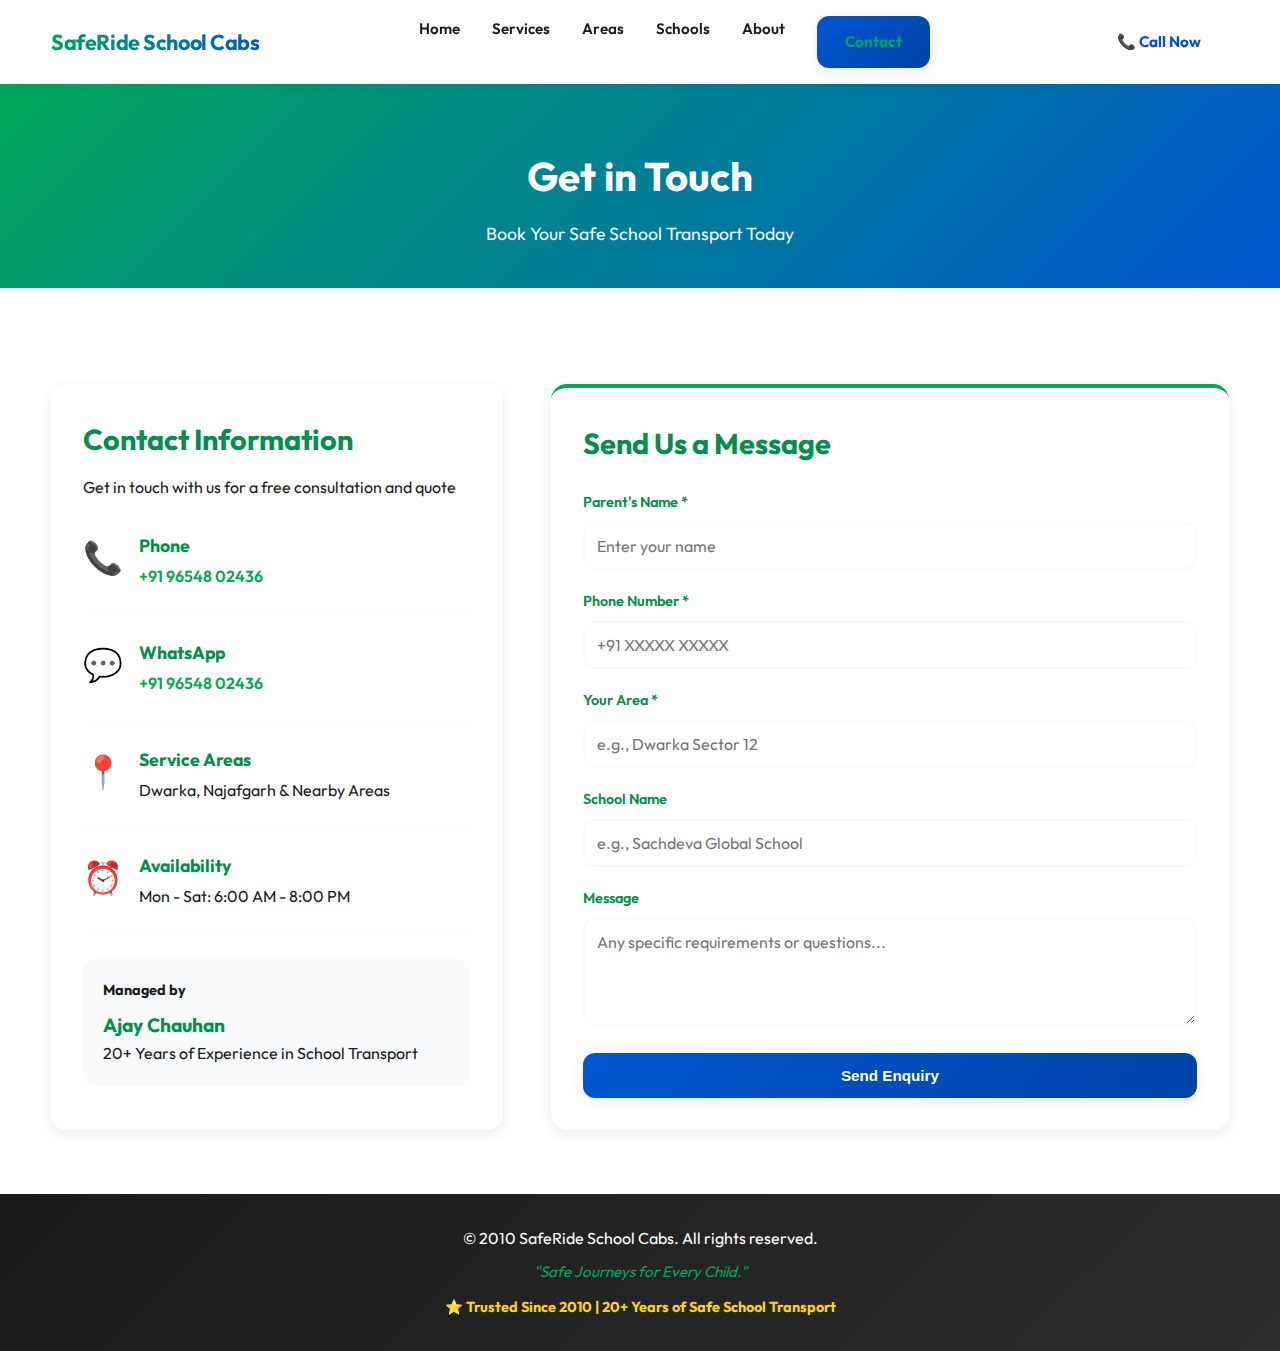
<file: contact.html>
<!DOCTYPE html>
<html lang="en">

<head>
    <meta charset="UTF-8">
    <meta name="viewport" content="width=device-width, initial-scale=1.0">
    <meta name="description"
        content="Contact SafeRide School Cabs for safe school transport in Delhi. Call +91 96548 02436 or fill the form for a free quote. Serving Dwarka & Najafgarh.">
    <meta name="keywords" content="contact school cab, book school transport, school cab enquiry, SafeRide contact">
    <title>Contact Us - Book School Cab Service | SafeRide</title>

    <!-- Breadcrumb Schema -->
    <script type="application/ld+json">
    {
      "@context": "https://schema.org",
      "@type": "BreadcrumbList",
      "itemListElement": [{
        "@type": "ListItem",
        "position": 1,
        "name": "Home",
        "item": "https://saferidecabs.sbs"
      },{
        "@type": "ListItem",
        "position": 2,
        "name": "Contact",
        "item": "https://saferidecabs.sbs/contact.html"
      }]
    }
    </script>

    <link rel="stylesheet" href="css/style.css">
    <!-- Google Fonts -->
    <link rel="preconnect" href="https://fonts.googleapis.com">
    <link rel="preconnect" href="https://fonts.gstatic.com" crossorigin>
    <link href="https://fonts.googleapis.com/css2?family=Outfit:wght@300;400;600;700&display=swap" rel="stylesheet">
</head>

<body>

    <!-- Header -->
    <header class="header">
        <div class="container header-container">
            <div class="logo">
                <h1>SafeRide <span>School Cabs</span></h1>
            </div>
            <nav class="nav">
                <ul class="nav-list">
                    <li><a href="index.html">Home</a></li>
                    <li><a href="services.html">Services</a></li>
                    <li><a href="areas.html">Areas</a></li>
                    <li><a href="schools.html">Schools</a></li>
                    <li><a href="about.html">About</a></li>
                    <li><a href="contact.html" class="btn btn-primary active">Contact</a></li>
                </ul>
            </nav>
            <div class="header-phone">
                <a href="tel:+919654802436" class="btn btn-call">📞 Call Now</a>
            </div>
            <button class="menu-toggle" onclick="toggleMenu()">☰</button>
        </div>
    </header>

    <!-- Mobile Menu Overlay -->
    <div class="mobile-menu">
        <button class="close-menu-btn" onclick="closeMenu()">&times;</button>
        <ul class="mobile-nav-list">
            <li><a href="index.html">Home</a></li>
            <li><a href="services.html">Services</a></li>
            <li><a href="areas.html">Areas</a></li>
            <li><a href="schools.html">Schools</a></li>
            <li><a href="about.html">About</a></li>
            <li><a href="contact.html">Contact</a></li>
        </ul>
    </div>

    <!-- Page Header -->
    <section class="page-header">
        <div class="container">
            <h1>Get in Touch</h1>
            <p>Book Your Safe School Transport Today</p>
        </div>
    </section>

    <!-- Contact Section -->
    <section class="section" id="contact">
        <div class="container">
            <div class="contact-wrapper">
                <!-- Contact Info -->
                <div class="contact-info">
                    <h2>Contact Information</h2>
                    <p>Get in touch with us for a free consultation and quote</p>

                    <div class="contact-details">
                        <div class="contact-item">
                            <div class="contact-icon">📞</div>
                            <div>
                                <h4>Phone</h4>
                                <a href="tel:+919654802436">+91 96548 02436</a>
                            </div>
                        </div>

                        <div class="contact-item">
                            <div class="contact-icon">💬</div>
                            <div>
                                <h4>WhatsApp</h4>
                                <a href="https://wa.me/919654802436">+91 96548 02436</a>
                            </div>
                        </div>

                        <div class="contact-item">
                            <div class="contact-icon">📍</div>
                            <div>
                                <h4>Service Areas</h4>
                                <p>Dwarka, Najafgarh & Nearby Areas</p>
                            </div>
                        </div>

                        <div class="contact-item">
                            <div class="contact-icon">⏰</div>
                            <div>
                                <h4>Availability</h4>
                                <p>Mon - Sat: 6:00 AM - 8:00 PM</p>
                            </div>
                        </div>
                    </div>

                    <div class="owner-info-card">
                        <h4>Managed by</h4>
                        <p><strong>Ajay Chauhan</strong></p>
                        <p>20+ Years of Experience in School Transport</p>
                    </div>
                </div>

                <!-- Contact Form -->
                <div class="contact-form-wrapper">
                    <h2>Send Us a Message</h2>
                    <form class="contact-form" id="contactForm">
                        <div class="form-group">
                            <label for="name">Parent's Name *</label>
                            <input type="text" id="name" name="name" required placeholder="Enter your name">
                        </div>

                        <div class="form-group">
                            <label for="phone">Phone Number *</label>
                            <input type="tel" id="phone" name="phone" required placeholder="+91 XXXXX XXXXX">
                        </div>

                        <div class="form-group">
                            <label for="area">Your Area *</label>
                            <input type="text" id="area" name="area" required placeholder="e.g., Dwarka Sector 12">
                        </div>

                        <div class="form-group">
                            <label for="school">School Name</label>
                            <input type="text" id="school" name="school" placeholder="e.g., Sachdeva Global School">
                        </div>

                        <div class="form-group">
                            <label for="message">Message</label>
                            <textarea id="message" name="message" rows="4"
                                placeholder="Any specific requirements or questions..."></textarea>
                        </div>

                        <button type="submit" class="btn btn-primary btn-block">Send Enquiry</button>
                    </form>
                </div>
            </div>
        </div>
    </section>

    <!-- Footer -->
    <footer class="footer">
        <div class="container">
            <p>&copy; 2010 SafeRide School Cabs. All rights reserved.</p>
            <p class="tagline">"Safe Journeys for Every Child."</p>
            <p class="experience-badge">⭐ Trusted Since 2010 | 20+ Years of Safe School Transport</p>
        </div>
    </footer>

    <!-- Sticky Mobile CTA -->
    <div class="sticky-mobile-cta">
        <a href="tel:+919654802436" class="btn btn-primary">📞 Call Now: 96548 02436</a>
    </div>

    <script src="js/script.js?v=4"></script>
    <script>
        // Simple form handling
        document.getElementById('contactForm').addEventListener('submit', function (e) {
            e.preventDefault();
            alert('Thank you for your enquiry! We will contact you shortly at the provided number.');
            this.reset();
        });
    </script>
</body>

</html>
</file>
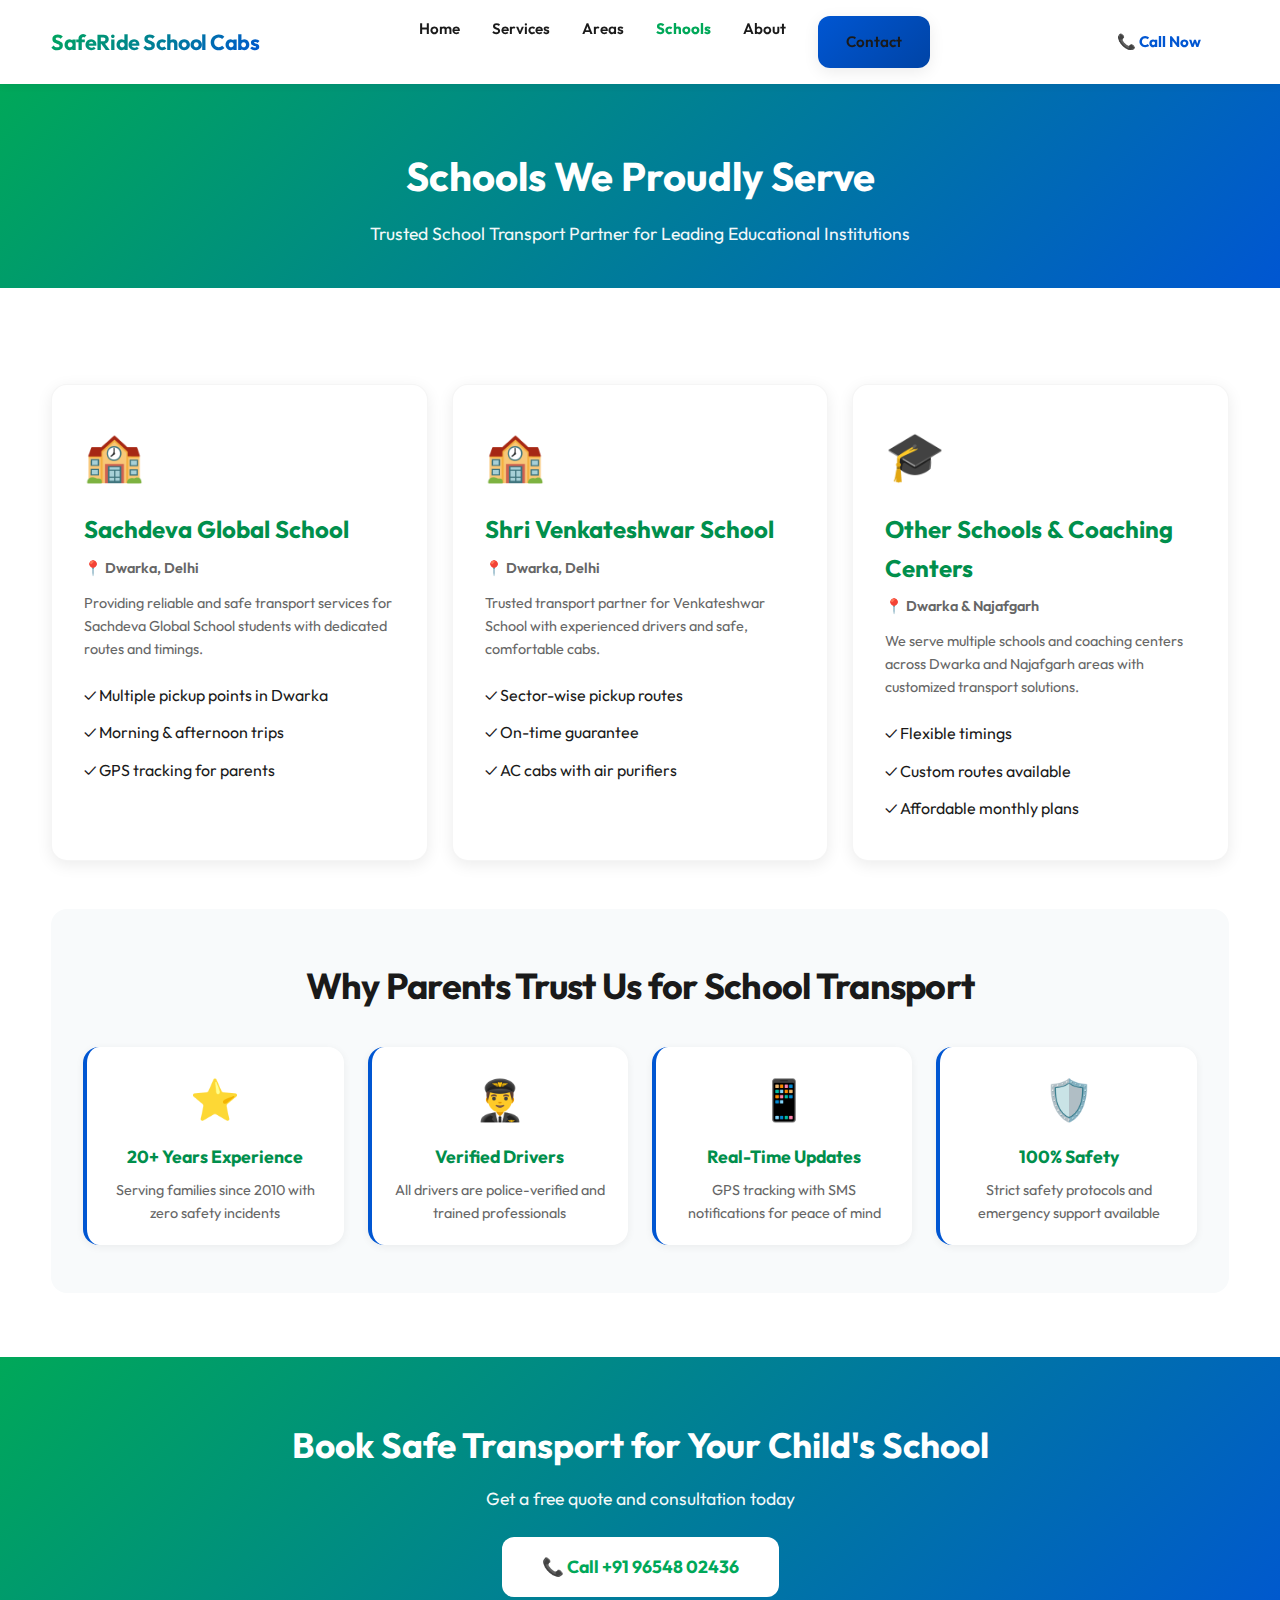
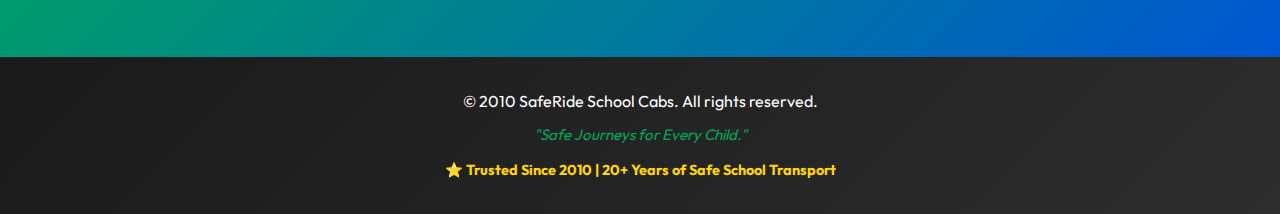
<file: schools.html>
<!DOCTYPE html>
<html lang="en">

<head>
    <meta charset="UTF-8">
    <meta name="viewport" content="width=device-width, initial-scale=1.0">
    <meta name="description"
        content="Safe school cab service for Sachdeva Global School, Shri Venkateshwar School and more schools in Dwarka. GPS tracking, verified drivers. Call +91 96548 02436.">
    <meta name="keywords"
        content="Sachdeva Global School cab, Venkateshwar School transport, school cab Dwarka, school transport Delhi">
    <title>Schools We Serve | SafeRide School Cabs</title>

    <!-- Breadcrumb Schema -->
    <script type="application/ld+json">
    {
      "@context": "https://schema.org",
      "@type": "BreadcrumbList",
      "itemListElement": [{
        "@type": "ListItem",
        "position": 1,
        "name": "Home",
        "item": "https://saferidecabs.sbs"
      },{
        "@type": "ListItem",
        "position": 2,
        "name": "Schools",
        "item": "https://saferidecabs.sbs/schools.html"
      }]
    }
    </script>

    <link rel="stylesheet" href="css/style.css">
    <!-- Google Fonts -->
    <link rel="preconnect" href="https://fonts.googleapis.com">
    <link rel="preconnect" href="https://fonts.gstatic.com" crossorigin>
    <link href="https://fonts.googleapis.com/css2?family=Outfit:wght@300;400;600;700&display=swap" rel="stylesheet">
</head>

<body>

    <!-- Header -->
    <header class="header">
        <div class="container header-container">
            <div class="logo">
                <h1>SafeRide <span>School Cabs</span></h1>
            </div>
            <nav class="nav">
                <ul class="nav-list">
                    <li><a href="index.html">Home</a></li>
                    <li><a href="services.html">Services</a></li>
                    <li><a href="areas.html">Areas</a></li>
                    <li><a href="schools.html" class="active">Schools</a></li>
                    <li><a href="about.html">About</a></li>
                    <li><a href="contact.html" class="btn btn-primary">Contact</a></li>
                </ul>
            </nav>
            <div class="header-phone">
                <a href="tel:+919654802436" class="btn btn-call">📞 Call Now</a>
            </div>
            <button class="menu-toggle" onclick="toggleMenu()">☰</button>
        </div>
    </header>

    <!-- Mobile Menu Overlay -->
    <div class="mobile-menu">
        <button class="close-menu-btn" onclick="closeMenu()">&times;</button>
        <ul class="mobile-nav-list">
            <li><a href="index.html">Home</a></li>
            <li><a href="services.html">Services</a></li>
            <li><a href="areas.html">Areas</a></li>
            <li><a href="schools.html">Schools</a></li>
            <li><a href="about.html">About</a></li>
            <li><a href="contact.html">Contact</a></li>
        </ul>
    </div>

    <!-- Page Header -->
    <section class="page-header">
        <div class="container">
            <h1>Schools We Proudly Serve</h1>
            <p>Trusted School Transport Partner for Leading Educational Institutions</p>
        </div>
    </section>

    <!-- Schools Section -->
    <section class="section">
        <div class="container">
            <div class="schools-grid">
                <!-- School 1 -->
                <div class="school-card">
                    <div class="school-icon">🏫</div>
                    <h3>Sachdeva Global School</h3>
                    <p class="school-location">📍 Dwarka, Delhi</p>
                    <p class="school-description">Providing reliable and safe transport services for Sachdeva Global
                        School students with dedicated routes and timings.</p>
                    <ul class="school-features">
                        <li>✓ Multiple pickup points in Dwarka</li>
                        <li>✓ Morning & afternoon trips</li>
                        <li>✓ GPS tracking for parents</li>
                    </ul>
                </div>

                <!-- School 2 -->
                <div class="school-card">
                    <div class="school-icon">🏫</div>
                    <h3>Shri Venkateshwar School</h3>
                    <p class="school-location">📍 Dwarka, Delhi</p>
                    <p class="school-description">Trusted transport partner for Venkateshwar School with experienced
                        drivers and safe, comfortable cabs.</p>
                    <ul class="school-features">
                        <li>✓ Sector-wise pickup routes</li>
                        <li>✓ On-time guarantee</li>
                        <li>✓ AC cabs with air purifiers</li>
                    </ul>
                </div>

                <!-- More Schools -->
                <div class="school-card">
                    <div class="school-icon">🎓</div>
                    <h3>Other Schools & Coaching Centers</h3>
                    <p class="school-location">📍 Dwarka & Najafgarh</p>
                    <p class="school-description">We serve multiple schools and coaching centers across Dwarka and
                        Najafgarh areas with customized transport solutions.</p>
                    <ul class="school-features">
                        <li>✓ Flexible timings</li>
                        <li>✓ Custom routes available</li>
                        <li>✓ Affordable monthly plans</li>
                    </ul>
                </div>
            </div>

            <!-- Why Parents Trust Us -->
            <div class="trust-section">
                <h2 class="section-title">Why Parents Trust Us for School Transport</h2>
                <div class="trust-grid">
                    <div class="trust-item">
                        <div class="trust-icon">⭐</div>
                        <h4>20+ Years Experience</h4>
                        <p>Serving families since 2010 with zero safety incidents</p>
                    </div>
                    <div class="trust-item">
                        <div class="trust-icon">👨‍✈️</div>
                        <h4>Verified Drivers</h4>
                        <p>All drivers are police-verified and trained professionals</p>
                    </div>
                    <div class="trust-item">
                        <div class="trust-icon">📱</div>
                        <h4>Real-Time Updates</h4>
                        <p>GPS tracking with SMS notifications for peace of mind</p>
                    </div>
                    <div class="trust-item">
                        <div class="trust-icon">🛡️</div>
                        <h4>100% Safety</h4>
                        <p>Strict safety protocols and emergency support available</p>
                    </div>
                </div>
            </div>
        </div>
    </section>

    <!-- CTA Section -->
    <section class="cta-section">
        <div class="container">
            <h2>Book Safe Transport for Your Child's School</h2>
            <p>Get a free quote and consultation today</p>
            <a href="tel:+919654802436" class="btn btn-cta">📞 Call +91 96548 02436</a>
        </div>
    </section>

    <!-- Footer -->
    <footer class="footer">
        <div class="container">
            <p>&copy; 2010 SafeRide School Cabs. All rights reserved.</p>
            <p class="tagline">"Safe Journeys for Every Child."</p>
            <p class="experience-badge">⭐ Trusted Since 2010 | 20+ Years of Safe School Transport</p>
        </div>
    </footer>

    <!-- Sticky Mobile CTA -->
    <div class="sticky-mobile-cta">
        <a href="tel:+919654802436" class="btn btn-primary">📞 Call Now: 96548 02436</a>
    </div>

    <script src="js/script.js?v=4"></script>
</body>

</html>
</file>
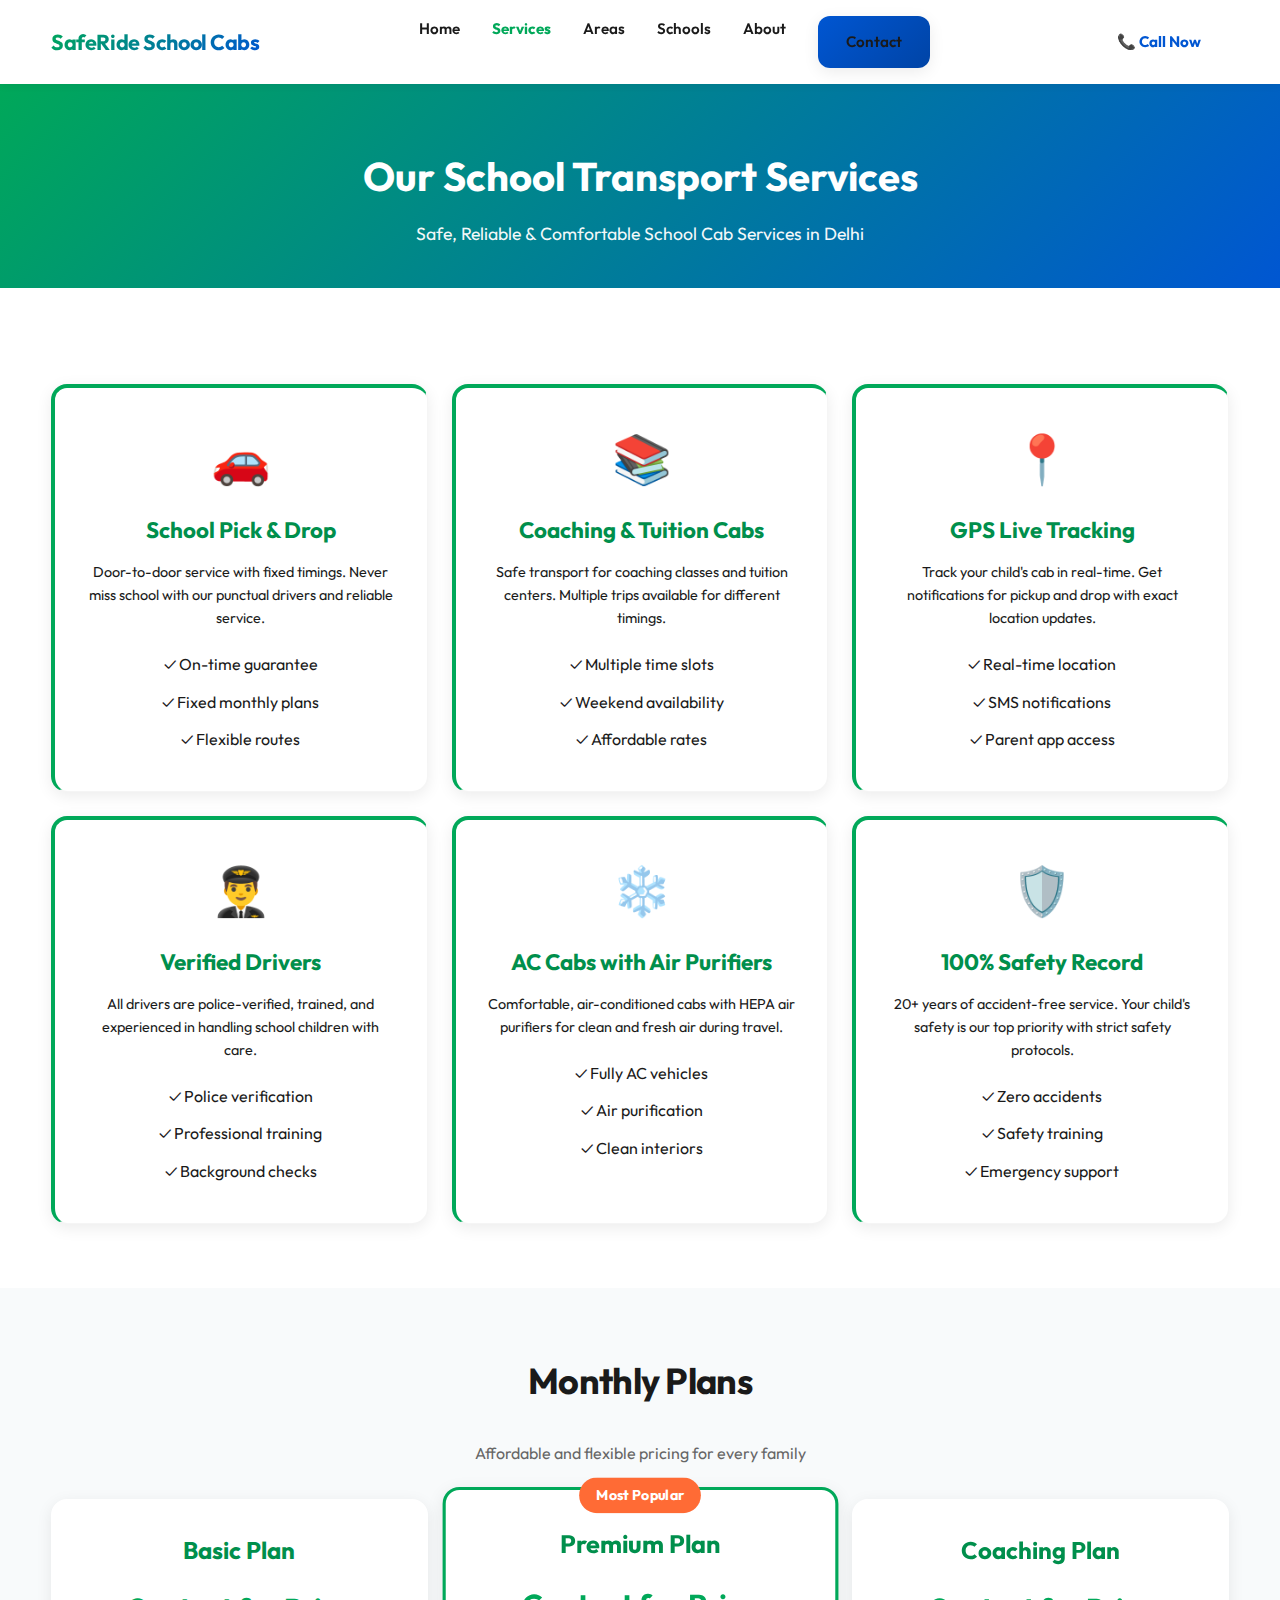
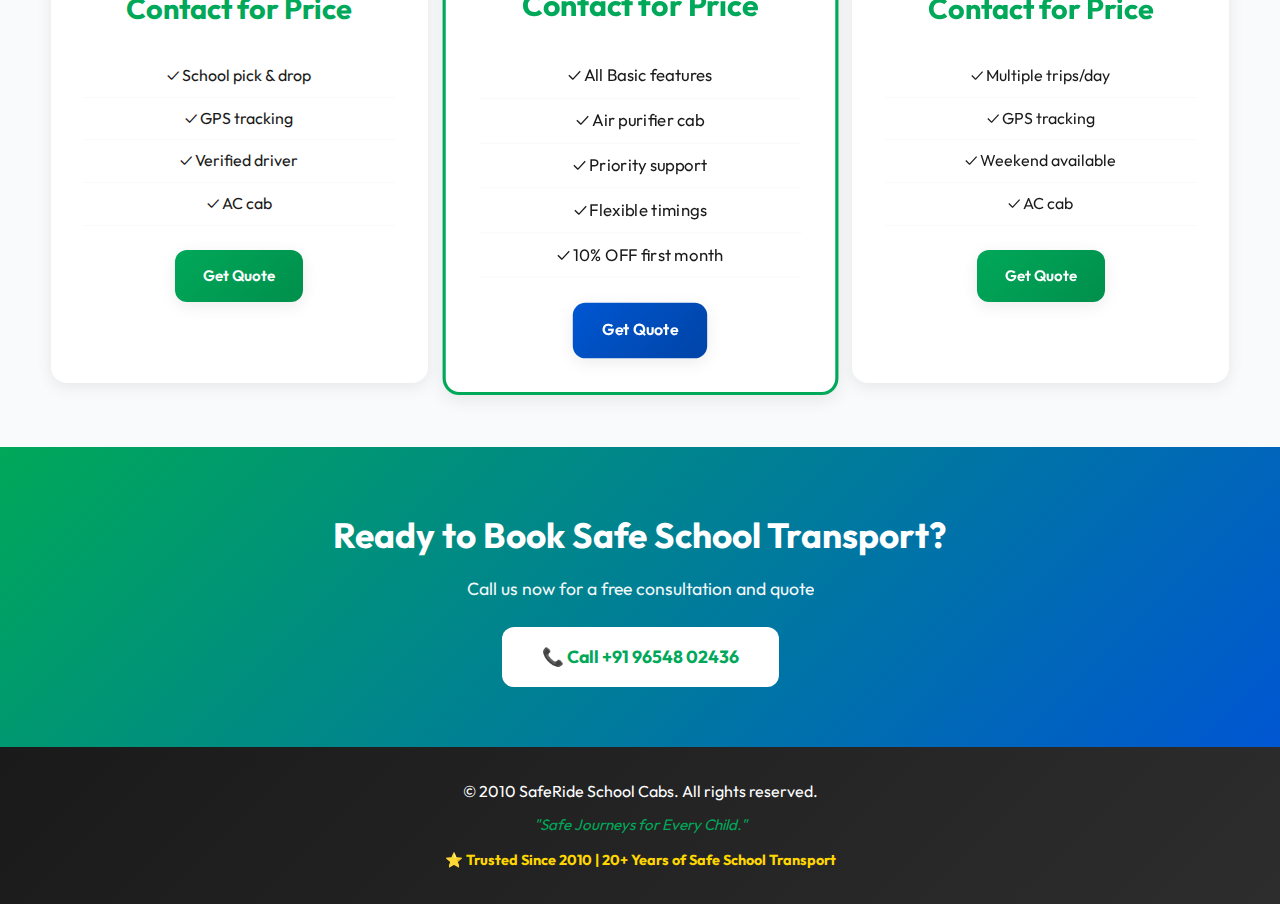
<file: services.html>
<!DOCTYPE html>
<html lang="en">

<head>
    <meta charset="UTF-8">
    <meta name="viewport" content="width=device-width, initial-scale=1.0">
    <meta name="description"
        content="School cab services in Delhi with GPS tracking, verified drivers, AC cabs. Safe and reliable transport for schools and coaching. Call +91 96548 02436.">
    <meta name="keywords"
        content="school cab services, GPS tracking, verified drivers, AC school cabs, monthly cab plans, safe school transport">
    <title>Our Services - School Cab Transport | SafeRide</title>

    <!-- Breadcrumb Schema -->
    <script type="application/ld+json">
    {
      "@context": "https://schema.org",
      "@type": "BreadcrumbList",
      "itemListElement": [{
        "@type": "ListItem",
        "position": 1,
        "name": "Home",
        "item": "https://saferidecabs.sbs"
      },{
        "@type": "ListItem",
        "position": 2,
        "name": "Services",
        "item": "https://saferidecabs.sbs/services.html"
      }]
    }
    </script>

    <link rel="stylesheet" href="css/style.css">
    <!-- Google Fonts -->
    <link rel="preconnect" href="https://fonts.googleapis.com">
    <link rel="preconnect" href="https://fonts.gstatic.com" crossorigin>
    <link href="https://fonts.googleapis.com/css2?family=Outfit:wght@300;400;600;700&display=swap" rel="stylesheet">
</head>

<body>

    <!-- Header -->
    <header class="header">
        <div class="container header-container">
            <div class="logo">
                <h1>SafeRide <span>School Cabs</span></h1>
            </div>
            <nav class="nav">
                <ul class="nav-list">
                    <li><a href="index.html">Home</a></li>
                    <li><a href="services.html" class="active">Services</a></li>
                    <li><a href="areas.html">Areas</a></li>
                    <li><a href="schools.html">Schools</a></li>
                    <li><a href="about.html">About</a></li>
                    <li><a href="contact.html" class="btn btn-primary">Contact</a></li>
                </ul>
            </nav>
            <div class="header-phone">
                <a href="tel:+919654802436" class="btn btn-call">📞 Call Now</a>
            </div>
            <button class="menu-toggle" onclick="toggleMenu()">☰</button>
        </div>
    </header>

    <!-- Mobile Menu Overlay -->
    <div class="mobile-menu">
        <button class="close-menu-btn" onclick="closeMenu()">&times;</button>
        <ul class="mobile-nav-list">
            <li><a href="index.html">Home</a></li>
            <li><a href="services.html">Services</a></li>
            <li><a href="areas.html">Areas</a></li>
            <li><a href="schools.html">Schools</a></li>
            <li><a href="about.html">About</a></li>
            <li><a href="contact.html">Contact</a></li>
        </ul>
    </div>

    <!-- Page Header -->
    <section class="page-header">
        <div class="container">
            <h1>Our School Transport Services</h1>
            <p>Safe, Reliable & Comfortable School Cab Services in Delhi</p>
        </div>
    </section>

    <!-- Services Section -->
    <section class="section">
        <div class="container">
            <div class="services-grid">
                <!-- Service 1 -->
                <div class="service-card">
                    <div class="service-icon">🚗</div>
                    <h3>School Pick & Drop</h3>
                    <p>Door-to-door service with fixed timings. Never miss school with our punctual drivers and reliable
                        service.</p>
                    <ul class="service-features">
                        <li>✓ On-time guarantee</li>
                        <li>✓ Fixed monthly plans</li>
                        <li>✓ Flexible routes</li>
                    </ul>
                </div>

                <!-- Service 2 -->
                <div class="service-card">
                    <div class="service-icon">📚</div>
                    <h3>Coaching & Tuition Cabs</h3>
                    <p>Safe transport for coaching classes and tuition centers. Multiple trips available for different
                        timings.</p>
                    <ul class="service-features">
                        <li>✓ Multiple time slots</li>
                        <li>✓ Weekend availability</li>
                        <li>✓ Affordable rates</li>
                    </ul>
                </div>

                <!-- Service 3 -->
                <div class="service-card">
                    <div class="service-icon">📍</div>
                    <h3>GPS Live Tracking</h3>
                    <p>Track your child's cab in real-time. Get notifications for pickup and drop with exact location
                        updates.</p>
                    <ul class="service-features">
                        <li>✓ Real-time location</li>
                        <li>✓ SMS notifications</li>
                        <li>✓ Parent app access</li>
                    </ul>
                </div>

                <!-- Service 4 -->
                <div class="service-card">
                    <div class="service-icon">👨‍✈️</div>
                    <h3>Verified Drivers</h3>
                    <p>All drivers are police-verified, trained, and experienced in handling school children with care.
                    </p>
                    <ul class="service-features">
                        <li>✓ Police verification</li>
                        <li>✓ Professional training</li>
                        <li>✓ Background checks</li>
                    </ul>
                </div>

                <!-- Service 5 -->
                <div class="service-card">
                    <div class="service-icon">❄️</div>
                    <h3>AC Cabs with Air Purifiers</h3>
                    <p>Comfortable, air-conditioned cabs with HEPA air purifiers for clean and fresh air during travel.
                    </p>
                    <ul class="service-features">
                        <li>✓ Fully AC vehicles</li>
                        <li>✓ Air purification</li>
                        <li>✓ Clean interiors</li>
                    </ul>
                </div>

                <!-- Service 6 -->
                <div class="service-card">
                    <div class="service-icon">🛡️</div>
                    <h3>100% Safety Record</h3>
                    <p>20+ years of accident-free service. Your child's safety is our top priority with strict safety
                        protocols.</p>
                    <ul class="service-features">
                        <li>✓ Zero accidents</li>
                        <li>✓ Safety training</li>
                        <li>✓ Emergency support</li>
                    </ul>
                </div>
            </div>
        </div>
    </section>

    <!-- Pricing Section -->
    <section class="section" style="background: var(--light-bg);">
        <div class="container">
            <h2 class="section-title">Monthly Plans</h2>
            <p class="section-subtitle">Affordable and flexible pricing for every family</p>

            <div class="pricing-grid">
                <div class="pricing-card">
                    <h3>Basic Plan</h3>
                    <div class="price">Contact for Price</div>
                    <ul class="pricing-features">
                        <li>✓ School pick & drop</li>
                        <li>✓ GPS tracking</li>
                        <li>✓ Verified driver</li>
                        <li>✓ AC cab</li>
                    </ul>
                    <a href="contact.html" class="btn btn-secondary">Get Quote</a>
                </div>

                <div class="pricing-card featured">
                    <div class="badge">Most Popular</div>
                    <h3>Premium Plan</h3>
                    <div class="price">Contact for Price</div>
                    <ul class="pricing-features">
                        <li>✓ All Basic features</li>
                        <li>✓ Air purifier cab</li>
                        <li>✓ Priority support</li>
                        <li>✓ Flexible timings</li>
                        <li>✓ 10% OFF first month</li>
                    </ul>
                    <a href="contact.html" class="btn btn-primary">Get Quote</a>
                </div>

                <div class="pricing-card">
                    <h3>Coaching Plan</h3>
                    <div class="price">Contact for Price</div>
                    <ul class="pricing-features">
                        <li>✓ Multiple trips/day</li>
                        <li>✓ GPS tracking</li>
                        <li>✓ Weekend available</li>
                        <li>✓ AC cab</li>
                    </ul>
                    <a href="contact.html" class="btn btn-secondary">Get Quote</a>
                </div>
            </div>
        </div>
    </section>

    <!-- CTA Section -->
    <section class="cta-section">
        <div class="container">
            <h2>Ready to Book Safe School Transport?</h2>
            <p>Call us now for a free consultation and quote</p>
            <a href="tel:+919654802436" class="btn btn-cta">📞 Call +91 96548 02436</a>
        </div>
    </section>

    <!-- Footer -->
    <footer class="footer">
        <div class="container">
            <p>&copy; 2010 SafeRide School Cabs. All rights reserved.</p>
            <p class="tagline">"Safe Journeys for Every Child."</p>
            <p class="experience-badge">⭐ Trusted Since 2010 | 20+ Years of Safe School Transport</p>
        </div>
    </footer>

    <!-- Sticky Mobile CTA -->
    <div class="sticky-mobile-cta">
        <a href="tel:+919654802436" class="btn btn-primary">📞 Call Now: 96548 02436</a>
    </div>

    <script src="js/script.js?v=4"></script>
</body>

</html>
</file>
<file: css/style.css>
/* Base Variables - Professional Color Scheme */
:root {
    --primary-color: #00A859;
    --primary-dark: #008f4c;
    --primary-light: #e8f5e9;
    --secondary-color: #0056D2;
    --secondary-dark: #0044a6;
    --secondary-light: #e3f2fd;
    --accent-color: #FFD700;
    --accent-orange: #FF6B35;
    --text-color: #1a1a1a;
    --text-light: #666;
    --light-bg: #f8fafb;
    --white: #ffffff;
    --shadow-sm: 0 2px 8px rgba(0, 0, 0, 0.06);
    --shadow-md: 0 4px 16px rgba(0, 0, 0, 0.08);
    --shadow-lg: 0 8px 32px rgba(0, 0, 0, 0.12);
    --radius-sm: 12px;
    --radius-md: 16px;
    --radius-lg: 24px;
    --font-main: 'Outfit', -apple-system, BlinkMacSystemFont, 'Segoe UI', sans-serif;
}

/* Reset & Basics */
* {
    margin: 0;
    padding: 0;
    box-sizing: border-box;
}

html {
    scroll-behavior: smooth;
    -webkit-font-smoothing: antialiased;
}

body {
    font-family: var(--font-main);
    color: var(--text-color);
    line-height: 1.6;
    overflow-x: hidden;
    background: var(--white);
}

a {
    text-decoration: none;
    color: inherit;
}

ul {
    list-style: none;
}

img {
    max-width: 100%;
    height: auto;
    display: block;
}

.container {
    width: 92%;
    max-width: 1200px;
    margin: 0 auto;
    padding: 0 16px;
}

.section {
    padding: 48px 0;
}

.section-title {
    text-align: center;
    font-size: 1.75rem;
    color: var(--text-color);
    margin-bottom: 32px;
    font-weight: 700;
    letter-spacing: -0.02em;
}

.btn {
    display: inline-block;
    padding: 14px 28px;
    border-radius: var(--radius-sm);
    font-weight: 600;
    font-size: 0.95rem;
    cursor: pointer;
    transition: all 0.3s ease;
    border: none;
    text-align: center;
}

.btn-primary {
    background: linear-gradient(135deg, var(--secondary-color), var(--secondary-dark));
    color: var(--white);
    box-shadow: var(--shadow-md);
}

.btn-primary:active {
    transform: scale(0.98);
}

.btn-secondary {
    background: linear-gradient(135deg, var(--primary-color), var(--primary-dark));
    color: var(--white);
    box-shadow: var(--shadow-md);
}

.btn-secondary:active {
    transform: scale(0.98);
}

.btn-block {
    display: block;
    width: 100%;
}

/* Header */
.header {
    background: var(--white);
    box-shadow: var(--shadow-sm);
    position: sticky;
    top: 0;
    z-index: 1000;
    padding: 16px 0;
}

.header-container {
    display: flex;
    justify-content: space-between;
    align-items: center;
}

.logo h1 {
    font-size: 1.35rem;
    font-weight: 700;
    background: linear-gradient(135deg, var(--primary-color), var(--secondary-color));
    -webkit-background-clip: text;
    -webkit-text-fill-color: transparent;
    background-clip: text;
    letter-spacing: -0.02em;
}

.nav-list {
    display: none;
}

.header-phone a {
    display: none;
}

.menu-toggle {
    font-size: 1.5rem;
    background: none;
    border: none;
    cursor: pointer;
    color: var(--text-color);
    padding: 8px;
    display: block;
    /* Ensure it's visible */
}

/* Hero Section - Clean & Professional */
.hero {
    background: linear-gradient(135deg, var(--primary-light) 0%, var(--secondary-light) 100%);
    padding: 30px 0 40px;
    position: relative;
    overflow: hidden;
}

.hero::before {
    content: '';
    position: absolute;
    top: 0;
    left: 0;
    right: 0;
    bottom: 0;
    background-image:
        radial-gradient(circle at 20% 30%, rgba(0, 168, 89, 0.05) 0%, transparent 50%),
        radial-gradient(circle at 80% 70%, rgba(0, 86, 210, 0.05) 0%, transparent 50%);
    pointer-events: none;
}

.hero-container {
    position: relative;
    z-index: 1;
}

.hero-content {
    text-align: center;
}

/* Promo Badges */
.promo-badges {
    display: flex;
    flex-wrap: wrap;
    gap: 8px;
    margin-bottom: 16px;
    justify-content: center;
}

.promo-badge {
    background: linear-gradient(135deg, var(--accent-orange), #ff8c42);
    color: var(--white);
    padding: 8px 16px;
    border-radius: 100px;
    font-weight: 700;
    font-size: 0.85rem;
    box-shadow: var(--shadow-sm);
}

.promo-badge-trust {
    background: linear-gradient(135deg, #FFD700, #FFA500);
    color: #000;
    font-weight: 800;
}


/* Hero Title */
.hero-title {
    font-size: 2rem;
    font-weight: 800;
    margin-bottom: 8px;
    line-height: 1.2;
    letter-spacing: -0.03em;
    color: var(--text-color);
}

.hero-subtitle {
    font-size: 1rem;
    margin-bottom: 24px;
    color: var(--text-light);
    font-weight: 500;
}

/* Owner Card - Clean Design */
.owner-card-compact {
    background: var(--white);
    border-radius: var(--radius-md);
    padding: 20px;
    margin: 24px 0;
    box-shadow: var(--shadow-md);
    border: 2px solid var(--primary-light);
    display: block;
}

.owner-info {
    margin-bottom: 16px;
}

.owner-label {
    display: block;
    font-size: 0.75rem;
    text-transform: uppercase;
    letter-spacing: 0.1em;
    color: var(--text-light);
    font-weight: 600;
    margin-bottom: 4px;
}

.owner-name-hero {
    font-size: 1.6rem;
    font-weight: 800;
    background: linear-gradient(135deg, var(--primary-color), var(--primary-dark));
    -webkit-background-clip: text;
    -webkit-text-fill-color: transparent;
    background-clip: text;
    letter-spacing: -0.02em;
    margin: 0;
}

.btn-call-hero {
    display: block;
    width: 100%;
    background: linear-gradient(135deg, var(--secondary-color), var(--secondary-dark));
    color: var(--white);
    padding: 16px;
    border-radius: var(--radius-sm);
    font-weight: 700;
    font-size: 1.1rem;
    text-align: center;
    box-shadow: var(--shadow-md);
}

.btn-call-hero:active {
    transform: scale(0.98);
}

/* Quick Stats Section */
.quick-stats-section {
    background: linear-gradient(135deg, var(--light-bg), var(--white));
    padding: 40px 0;
    border-top: 1px solid rgba(0, 168, 89, 0.1);
}

/* Schools & Areas Info - Modern Compact Design */
.schools-areas-info {
    background: linear-gradient(135deg, rgba(255, 255, 255, 0.95), rgba(248, 250, 251, 0.9));
    backdrop-filter: blur(12px);
    border-radius: var(--radius-sm);
    padding: 12px;
    margin: 16px 0;
    box-shadow: 0 2px 12px rgba(0, 0, 0, 0.06);
    border-left: 3px solid var(--primary-color);
}

.info-item {
    display: flex;
    align-items: flex-start;
    gap: 10px;
    padding: 8px 0;
}

.info-item:not(:last-child) {
    border-bottom: 1px solid rgba(0, 168, 89, 0.1);
}

.info-emoji {
    font-size: 1.2rem;
    flex-shrink: 0;
    width: 32px;
    height: 32px;
    display: flex;
    align-items: center;
    justify-content: center;
    background: linear-gradient(135deg, var(--primary-light), rgba(0, 168, 89, 0.1));
    border-radius: 8px;
}

.info-details {
    flex: 1;
    font-size: 0.85rem;
    line-height: 1.5;
    color: var(--text-color);
}

.info-details strong {
    color: var(--primary-dark);
    font-weight: 700;
}

/* Schools & Areas Info Card - Professional Design */
.schools-areas-card {
    background: linear-gradient(135deg, rgba(255, 255, 255, 0.98), rgba(248, 250, 251, 0.95));
    backdrop-filter: blur(20px);
    border-radius: var(--radius-sm);
    padding: 16px;
    margin: 16px 0;
    box-shadow: 0 4px 16px rgba(0, 0, 0, 0.06);
    border: 1px solid rgba(0, 168, 89, 0.2);
    border-left: 3px solid var(--primary-color);
}

.info-section {
    text-align: center;
}

.info-header {
    display: flex;
    align-items: center;
    justify-content: center;
    gap: 8px;
    margin-bottom: 8px;
}

.info-icon-badge {
    font-size: 1.1rem;
    width: 28px;
    height: 28px;
    display: flex;
    align-items: center;
    justify-content: center;
    background: linear-gradient(135deg, var(--primary-color), var(--primary-dark));
    border-radius: 50%;
    box-shadow: 0 2px 8px rgba(0, 168, 89, 0.2);
}

.info-title {
    font-size: 0.75rem;
    font-weight: 800;
    letter-spacing: 0.1em;
    color: var(--primary-dark);
    margin: 0;
}

.info-description {
    font-size: 0.85rem;
    color: var(--text-color);
    font-weight: 500;
    line-height: 1.5;
    margin: 0;
}

.info-divider {
    height: 1px;
    background: linear-gradient(90deg, transparent, rgba(0, 168, 89, 0.3), transparent);
    margin: 12px 0;
}

/* Facility Grid - NEW */
.facility-grid {
    display: grid;
    grid-template-columns: repeat(2, 1fr);
    gap: 12px;
    margin: 24px 0;
}

.facility-item {
    background: var(--white);
    border: 1px solid rgba(0, 168, 89, 0.15);
    border-radius: var(--radius-sm);
    padding: 12px;
    display: flex;
    align-items: center;
    gap: 10px;
    box-shadow: var(--shadow-sm);
}

.facility-icon {
    font-size: 1.5rem;
    flex-shrink: 0;
}

.facility-text {
    font-size: 0.9rem;
    font-weight: 600;
    color: var(--text-color);
}

/* Quick Stats */
.quick-stats {
    display: grid;
    grid-template-columns: repeat(3, 1fr);
    gap: 12px;
    margin: 24px 0;
}

.stat-item {
    background: var(--white);
    border-radius: var(--radius-sm);
    padding: 16px 12px;
    text-align: center;
    box-shadow: var(--shadow-sm);
    border: 1px solid rgba(0, 86, 210, 0.1);
}

.stat-item strong {
    display: block;
    font-size: 1.5rem;
    font-weight: 800;
    color: var(--secondary-color);
    margin-bottom: 4px;
}

.stat-item span {
    display: block;
    font-size: 0.75rem;
    color: var(--text-light);
    font-weight: 500;
}

/* Hero Buttons */
.hero-btns {
    margin-top: 24px;
}

.hero-btns .btn {
    width: 100%;
    font-size: 1.05rem;
    padding: 16px;
}

/* Services */
.services {
    background: var(--white);
}

.services-grid {
    display: grid;
    grid-template-columns: 1fr;
    gap: 16px;
}

.service-card {
    background: var(--white);
    padding: 24px;
    border-radius: var(--radius-md);
    box-shadow: var(--shadow-sm);
    text-align: center;
    transition: all 0.3s ease;
    border: 1px solid rgba(0, 0, 0, 0.04);
    border-left: 4px solid var(--primary-color);
}

.service-card:active {
    transform: scale(0.98);
    box-shadow: var(--shadow-md);
}

.service-card img,
.icon-placeholder {
    height: 64px;
    width: auto;
    margin-bottom: 16px;
    margin-left: auto;
    margin-right: auto;
}

.icon-placeholder {
    font-size: 2.5rem;
    display: flex;
    align-items: center;
    justify-content: center;
}

.service-card h3 {
    color: var(--text-color);
    margin-bottom: 8px;
    font-size: 1.1rem;
    font-weight: 700;
}

.service-card p {
    font-size: 0.9rem;
    color: var(--text-light);
    line-height: 1.5;
}

/* Why Choose Us */
.why-choose {
    background: linear-gradient(135deg, var(--primary-color), var(--primary-dark));
    color: var(--white);
}

.why-choose .section-title {
    color: var(--white);
}

.benefits-list {
    max-width: 100%;
}

.benefits-list li {
    font-size: 0.95rem;
    margin-bottom: 12px;
    background: rgba(255, 255, 255, 0.12);
    padding: 16px;
    border-radius: var(--radius-sm);
    border: 1px solid rgba(255, 255, 255, 0.1);
}

/* Areas */
.areas {
    background: var(--light-bg);
}

.areas-list {
    display: flex;
    flex-wrap: wrap;
    justify-content: flex-start;
    gap: 8px;
    margin-top: 24px;
}

.section-subtitle {
    text-align: center;
    font-size: 1rem;
    margin-bottom: 16px;
    color: var(--text-light);
}

.area-tag {
    background: var(--white);
    color: var(--secondary-color);
    padding: 10px 16px;
    border-radius: 100px;
    font-weight: 600;
    font-size: 0.85rem;
    border: 1px solid rgba(0, 86, 210, 0.15);
    box-shadow: var(--shadow-sm);
}

/* Schools */
.schools {
    background-color: var(--white);
    text-align: center;
}

.school-cards {
    display: flex;
    flex-direction: column;
    gap: 16px;
    margin-bottom: 20px;
}

.school-card {
    background: var(--white);
    padding: 24px;
    border-radius: var(--radius-md);
    box-shadow: var(--shadow-sm);
    border: 1px solid rgba(0, 0, 0, 0.04);
}

.school-card h3 {
    color: var(--primary-color);
    font-size: 1.15rem;
    margin-bottom: 6px;
}

.school-card p {
    color: var(--text-light);
    font-size: 0.9rem;
}

/* Trust & Safety */
.trust {
    background: var(--light-bg);
}

.trust-features {
    display: flex;
    flex-direction: column;
    gap: 16px;
}

.trust-item {
    background: var(--white);
    padding: 20px;
    border-radius: var(--radius-md);
    border-left: 4px solid var(--secondary-color);
    box-shadow: var(--shadow-sm);
}

.trust-item h3 {
    font-size: 1.05rem;
    margin-bottom: 8px;
}

.trust-item p {
    font-size: 0.9rem;
    color: var(--text-light);
}

/* Contact */
.contact {
    background: var(--white);
}

.contact-container {
    display: flex;
    flex-direction: column;
    gap: 32px;
}

.contact-info {
    text-align: center;
}

.section-title-left {
    font-size: 1.75rem;
    color: var(--text-color);
    margin-bottom: 16px;
    font-weight: 700;
    text-align: center;
}

.contact-link a {
    font-size: 1.25rem;
    color: var(--primary-color);
    font-weight: 700;
}

.contact-form-wrapper {
    background: var(--white);
    padding: 28px;
    border-radius: var(--radius-md);
    box-shadow: var(--shadow-md);
    border-top: 4px solid var(--primary-color);
}

.contact-form-wrapper h3 {
    margin-bottom: 20px;
    text-align: center;
    color: var(--text-color);
    font-size: 1.25rem;
}

.form-group {
    margin-bottom: 16px;
}

.form-group label {
    display: block;
    margin-bottom: 6px;
    font-weight: 600;
    font-size: 0.9rem;
    color: var(--text-color);
}

.form-group input,
.form-group textarea {
    width: 100%;
    padding: 14px;
    border: 1px solid rgba(0, 0, 0, 0.1);
    border-radius: var(--radius-sm);
    font-family: inherit;
    font-size: 0.95rem;
    transition: all 0.3s ease;
    background: var(--white);
}

.form-group input:focus,
.form-group textarea:focus {
    outline: none;
    border-color: var(--secondary-color);
    box-shadow: 0 0 0 3px rgba(0, 86, 210, 0.1);
}

.form-row {
    display: flex;
    flex-direction: column;
    gap: 16px;
}

/* Footer */
.footer {
    background: linear-gradient(135deg, #1a1a1a, #2d2d2d);
    color: #fff;
    text-align: center;
    padding: 32px 0;
}

.tagline {
    font-style: italic;
    color: var(--primary-color);
    margin-top: 8px;
    font-size: 0.95rem;
}

.experience-badge {
    margin-top: 12px;
    color: #FFD700;
    font-weight: 700;
    font-size: 0.9rem;
}


/* Sticky CTA */
.sticky-mobile-cta {
    position: fixed;
    bottom: 16px;
    left: 16px;
    right: 16px;
    z-index: 999;
}

.btn-sticky-call {
    display: block;
    background: linear-gradient(135deg, var(--accent-color), #ffd700);
    color: #000;
    text-align: center;
    padding: 16px;
    border-radius: 100px;
    font-weight: 800;
    font-size: 1.1rem;
    box-shadow: var(--shadow-lg);
    border: 2px solid rgba(255, 255, 255, 0.3);
}

/* Mobile Menu */
.mobile-menu {
    position: fixed;
    top: 0;
    left: 0;
    width: 100%;
    height: 100%;
    background: rgba(255, 255, 255, 0.98);
    z-index: 2000;
    display: flex;
    justify-content: center;
    align-items: center;
    transform: translateY(-100%);
    transition: transform 0.3s ease;
}

.mobile-menu.active {
    transform: translateY(0);
}

.close-menu-btn {
    position: absolute;
    top: 24px;
    right: 24px;
    font-size: 2rem;
    background: none;
    border: none;
    cursor: pointer;
    color: var(--text-color);
}

.mobile-nav-list {
    text-align: center;
}

.mobile-nav-list li {
    margin: 24px 0;
}

.mobile-nav-list a {
    font-size: 1.5rem;
    color: var(--text-color);
    font-weight: 700;
}

/* Responsive */
@media (min-width: 640px) {
    .facility-grid {
        grid-template-columns: repeat(3, 1fr);
    }

    .hero-btns .btn {
        width: auto;
        min-width: 200px;
    }

    .services-grid {
        grid-template-columns: repeat(2, 1fr);
    }

    .form-row {
        flex-direction: row;
    }

    .form-row .form-group {
        flex: 1;
    }
}

@media (min-width: 768px) {
    .section {
        padding: 64px 0;
    }

    .section-title {
        font-size: 2.25rem;
    }

    .container {
        padding: 0;
    }

    .menu-toggle,
    .sticky-mobile-cta {
        display: none;
    }

    .nav-list {
        display: flex;
        gap: 32px;
    }

    .nav-list a {
        font-weight: 600;
        color: var(--text-color);
        transition: color 0.3s;
        font-size: 0.95rem;
    }

    .nav-list a:hover {
        color: var(--secondary-color);
    }

    .header-phone a {
        display: block;
        font-weight: 700;
        color: var(--secondary-color);
    }

    /* Desktop Hero - Professional Layout */
    .hero {
        padding: 80px 0;
        background: linear-gradient(135deg, rgba(232, 245, 233, 0.7) 0%, rgba(227, 242, 253, 0.7) 100%),
            url('../assets/images/hero.png');
        background-size: cover;
        background-position: center;
        background-attachment: fixed;
        min-height: 90vh;
        display: flex;
        align-items: center;
    }

    .hero::before {
        background-image:
            radial-gradient(circle at 20% 30%, rgba(0, 168, 89, 0.03) 0%, transparent 50%),
            radial-gradient(circle at 80% 70%, rgba(0, 86, 210, 0.03) 0%, transparent 50%);
    }

    .hero-container {
        display: grid;
        grid-template-columns: 1.2fr 1fr;
        gap: 80px;
        align-items: start;
        max-width: 1400px;
    }

    .hero-left {
        text-align: left;
        padding-right: 20px;
    }

    .hero-right {
        display: flex;
        flex-direction: column;
        gap: 20px;
        position: sticky;
        top: 100px;
    }

    .promo-badges {
        justify-content: flex-start;
        margin-bottom: 20px;
    }

    .hero-title {
        font-size: 3.2rem;
        margin-bottom: 12px;
        line-height: 1.1;
    }

    .hero-subtitle {
        font-size: 1.3rem;
        margin-bottom: 28px;
        opacity: 0.9;
    }

    /* Desktop Owner Card - Right Column */
    .owner-card-compact {
        max-width: none;
        margin: 0;
        padding: 32px;
        background: rgba(255, 255, 255, 0.97);
        backdrop-filter: blur(16px);
        box-shadow: 0 12px 40px rgba(0, 0, 0, 0.12);
        border: 2px solid rgba(0, 168, 89, 0.25);
        border-radius: var(--radius-md);
    }

    .owner-name-hero {
        font-size: 2.2rem;
        margin-bottom: 12px;
        line-height: 1.2;
    }

    .btn-call-hero {
        font-size: 1.15rem;
        padding: 18px 24px;
        margin-top: 4px;
        font-weight: 700;
    }

    .btn-call-hero:hover {
        transform: translateY(-2px);
        box-shadow: 0 8px 24px rgba(0, 86, 210, 0.3);
    }

    /* Desktop Schools & Areas Info */
    .schools-areas-info {
        padding: 16px 20px;
        margin: 20px 0;
        transition: all 0.3s ease;
    }

    .schools-areas-info:hover {
        transform: translateY(-2px);
        box-shadow: 0 6px 20px rgba(0, 168, 89, 0.12);
    }

    .info-item {
        padding: 10px 0;
    }

    .info-emoji {
        font-size: 1.4rem;
        width: 38px;
        height: 38px;
    }

    .info-details {
        font-size: 0.9rem;
    }

    /* Desktop Schools & Areas Card */
    .schools-areas-card {
        padding: 20px 28px;
        margin: 20px 0;
        transition: all 0.4s cubic-bezier(0.4, 0, 0.2, 1);
    }

    .schools-areas-card:hover {
        transform: translateY(-3px);
        box-shadow: 0 12px 32px rgba(0, 168, 89, 0.15);
        border-left-width: 4px;
    }

    .info-icon-badge {
        font-size: 1.3rem;
        width: 34px;
        height: 34px;
    }

    .info-title {
        font-size: 0.8rem;
    }

    .info-description {
        font-size: 0.9rem;
        max-width: 95%;
        margin: 0 auto;
    }

    .info-divider {
        margin: 14px 0;
    }

    /* Desktop Facility Grid */
    .facility-grid {
        grid-template-columns: repeat(3, 1fr);
        gap: 14px;
        margin: 28px 0;
    }

    .facility-item {
        padding: 14px 16px;
        transition: all 0.3s ease;
        background: rgba(255, 255, 255, 0.9);
    }

    .facility-item:hover {
        transform: translateY(-3px);
        box-shadow: 0 6px 16px rgba(0, 0, 0, 0.08);
        border-color: var(--primary-color);
        background: var(--white);
    }

    .facility-icon {
        font-size: 1.6rem;
    }

    .facility-text {
        font-size: 0.95rem;
    }

    /* Desktop Stats */
    .quick-stats {
        gap: 16px;
        margin: 28px 0;
    }

    .stat-item {
        padding: 20px 14px;
        transition: all 0.3s ease;
        background: rgba(255, 255, 255, 0.9);
    }

    .stat-item:hover {
        transform: translateY(-3px);
        box-shadow: 0 6px 16px rgba(0, 86, 210, 0.12);
        background: var(--white);
    }

    .stat-item strong {
        font-size: 1.8rem;
    }

    .stat-item span {
        font-size: 0.8rem;
    }

    /* Desktop Buttons */
    .hero-btns {
        display: flex;
        gap: 14px;
        margin-top: 8px;
    }

    .hero-btns .btn {
        width: auto;
        min-width: 200px;
        padding: 16px 28px;
        font-size: 1.05rem;
        font-weight: 700;
    }

    .hero-btns .btn:hover {
        transform: translateY(-2px);
        box-shadow: 0 8px 24px rgba(0, 168, 89, 0.3);
    }

    /* Desktop Services */
    .services-grid {
        grid-template-columns: repeat(3, 1fr);
        gap: 24px;
    }

    .service-card:hover {
        transform: translateY(-8px);
        box-shadow: var(--shadow-lg);
    }

    /* Desktop Schools */
    .school-cards {
        flex-direction: row;
        justify-content: center;
        gap: 24px;
    }

    .school-card {
        flex: 1;
        max-width: 400px;
    }

    .school-card:hover {
        transform: translateY(-6px);
        box-shadow: var(--shadow-lg);
    }

    /* Desktop Trust */
    .trust-features {
        flex-direction: row;
    }

    .trust-item {
        flex: 1;
    }

    .trust-item:hover {
        transform: translateX(8px);
        box-shadow: var(--shadow-md);
    }

    /* Desktop Contact */
    .contact-container {
        flex-direction: row;
        align-items: flex-start;
        gap: 60px;
    }

    .contact-info {
        flex: 1;
        text-align: left;
    }

    .section-title-left {
        text-align: left;
        font-size: 2.25rem;
    }

    .contact-form-wrapper {
        flex: 1;
    }

    /* Desktop Area Tags */
    .area-tag:hover {
        transform: translateY(-2px);
        box-shadow: var(--shadow-md);
    }
}

/* Extra Large Screens */
@media (min-width: 1200px) {
    .hero-title {
        font-size: 4rem;
    }

    .owner-card-compact {
        padding: 50px;
    }

    .facility-grid {
        gap: 20px;
    }
}

/* Vehicle Fleet Section */
.vehicle-fleet {
    background: rgba(255, 255, 255, 0.95);
    backdrop-filter: blur(12px);
    border-radius: var(--radius-md);
    padding: 24px;
    box-shadow: var(--shadow-md);
    border: 2px solid rgba(0, 86, 210, 0.15);
}

.fleet-title {
    font-size: 1.1rem;
    font-weight: 700;
    color: var(--text-color);
    margin-bottom: 16px;
    display: flex;
    align-items: center;
    gap: 8px;
}

.vehicle-list {
    display: grid;
    grid-template-columns: repeat(2, 1fr);
    gap: 10px;
}

.vehicle-tag {
    background: linear-gradient(135deg, var(--secondary-light), #e3f2fd);
    color: var(--secondary-color);
    padding: 10px 14px;
    border-radius: var(--radius-sm);
    font-weight: 600;
    font-size: 0.9rem;
    text-align: center;
    border: 1px solid rgba(0, 86, 210, 0.2);
    transition: all 0.3s ease;
}

.vehicle-tag:hover {
    transform: translateY(-2px);
    box-shadow: var(--shadow-sm);
    border-color: var(--secondary-color);
}

/* Emergency Services Section */
.emergency-services {
    background: rgba(255, 255, 255, 0.97);
    backdrop-filter: blur(12px);
    border-radius: var(--radius-md);
    padding: 24px;
    box-shadow: var(--shadow-md);
    border: 2px solid rgba(255, 107, 53, 0.15);
}

.emergency-title {
    font-size: 1.1rem;
    font-weight: 700;
    color: var(--text-color);
    margin-bottom: 16px;
    display: flex;
    align-items: center;
    gap: 8px;
}

.emergency-items {
    display: flex;
    flex-direction: column;
    gap: 12px;
}

.emergency-item {
    display: flex;
    align-items: center;
    gap: 12px;
    padding: 12px;
    background: rgba(255, 107, 53, 0.05);
    border-radius: var(--radius-sm);
    border-left: 3px solid var(--accent-orange);
}

.emergency-icon {
    font-size: 1.5rem;
    flex-shrink: 0;
}

.emergency-text {
    font-size: 0.95rem;
    font-weight: 600;
    color: var(--text-color);
}

/* Desktop - Horizontal Emergency Layout in Left Column */
@media (min-width: 768px) {

    /* Hide right column emergency, show left column */
    .hero-right .emergency-services {
        display: none;
    }

    .emergency-left {
        display: block;
        margin-top: 28px;
    }

    .emergency-items {
        flex-direction: row;
        gap: 16px;
    }

    .emergency-item {
        flex: 1;
        flex-direction: column;
        text-align: center;
        padding: 16px 12px;
        border-left: none;
        border-top: 3px solid var(--accent-orange);
    }

    .emergency-icon {
        font-size: 2rem;
        margin-bottom: 8px;
    }

    .emergency-text {
        font-size: 0.85rem;
        line-height: 1.3;
    }
}

/* Mobile - Hide left column emergency */
@media (max-width: 767px) {
    .emergency-left {
        display: none;
    }

    .vehicle-fleet,
    .emergency-services,
    .hero-right {
        display: none;
    }

    .owner-mobile {
        display: block;
    }
}

/* Desktop - Hide mobile owner card */
@media (min-width: 768px) {
    .owner-mobile {
        display: none;
    }

    .hero-right {
        display: flex;
    }
}

/* FIXED Emergency Section Styles - Matches index.html */
.emergency-section {
    width: 100%;
    background: linear-gradient(135deg, rgba(255, 107, 53, 0.08), rgba(255, 107, 53, 0.05));
    padding: 32px 0;
    border-top: 1px solid rgba(255, 107, 53, 0.1);
    border-bottom: 1px solid rgba(255, 107, 53, 0.1);
    margin-top: 0;
    /* Enhance flow from hero */
}

.emergency-section-title {
    text-align: center;
    font-size: 1.5rem;
    font-weight: 700;
    margin-bottom: 32px;
    color: var(--text-color);
}

.emergency-grid {
    display: flex;
    flex-direction: column;
    gap: 16px;
}

.emergency-card {
    display: flex;
    align-items: center;
    gap: 16px;
    padding: 20px;
    background: var(--white);
    border-radius: var(--radius-sm);
    box-shadow: var(--shadow-sm);
    border-left: 4px solid var(--accent-orange);
    transition: transform 0.3s ease;
}

.emergency-card-icon {
    font-size: 2rem;
    flex-shrink: 0;
}

.emergency-card-title {
    font-size: 1.1rem;
    font-weight: 700;
    margin-bottom: 4px;
    color: var(--text-color);
}

.emergency-card-text {
    font-size: 0.9rem;
    color: var(--text-light);
    line-height: 1.3;
}

/* Desktop Layout for Emergency Section */
@media (min-width: 768px) {
    .emergency-section {
        padding: 48px 0;
    }

    .emergency-grid {
        flex-direction: row;
        justify-content: space-between;
        gap: 32px;
    }

    .emergency-card {
        flex: 1;
        flex-direction: row;
        /* Icon left of text */
        text-align: left;
        padding: 24px;
        border: 1px solid rgba(0, 0, 0, 0.05);
        border-bottom: 3px solid var(--accent-orange);
        /* Bottom border accent for desktop */
        border-left: 1px solid rgba(0, 0, 0, 0.05);
        /* Reset left border */
        box-shadow: var(--shadow-sm);
    }

    .emergency-card:hover {
        transform: translateY(-5px);
        box-shadow: var(--shadow-md);
    }

    .emergency-card-icon {
        font-size: 2.5rem;
        margin-right: 8px;
    }
}

/* Detailed Fleet Section - Responsive Grid */
.fleet-section {
    background: var(--light-bg);
}

.fleet-grid {
    display: grid;
    grid-template-columns: 1fr;
    gap: 24px;
    margin-top: 32px;
}

.fleet-card {
    background: var(--white);
    border-radius: var(--radius-md);
    overflow: hidden;
    box-shadow: var(--shadow-md);
    transition: all 0.3s ease;
    border: 1px solid rgba(0, 0, 0, 0.05);
}

.fleet-card:hover {
    transform: translateY(-8px);
    box-shadow: var(--shadow-lg);
}

.fleet-img-wrapper {
    width: 100%;
    height: 200px;
    overflow: hidden;
    background: #f0f0f0;
    position: relative;
    display: flex;
    align-items: center;
    justify-content: center;
}

.fleet-img-wrapper img {
    width: 100%;
    height: auto;
    object-fit: cover;
    transition: transform 0.5s ease;
}

.fleet-card:hover .fleet-img-wrapper img {
    transform: scale(1.05);
}

.fleet-content {
    padding: 20px;
}

.fleet-content h3 {
    margin-bottom: 8px;
    font-size: 1.25rem;
    color: var(--text-color);
}

.fleet-badge {
    display: inline-block;
    background: var(--primary-light);
    color: var(--primary-dark);
    font-size: 0.75rem;
    padding: 6px 12px;
    border-radius: 100px;
    font-weight: 700;
    text-transform: uppercase;
    margin-bottom: 16px;
    letter-spacing: 0.05em;
}

.badge-premium {
    background: #e3f2fd;
    color: #1565c0;
}

.badge-luxury {
    background: #fff8e1;
    color: #f9a825;
}

.fleet-features li {
    font-size: 0.9rem;
    color: var(--text-light);
    margin-bottom: 8px;
    padding-left: 20px;
    position: relative;
}

.fleet-features li::before {
    content: '•';
    color: var(--secondary-color);
    font-weight: bold;
    position: absolute;
    left: 0;
}

/* Fleet Desktop */
@media (min-width: 768px) {
    .fleet-grid {
        grid-template-columns: repeat(3, 1fr);
        gap: 32px;
    }

    .fleet-img-wrapper {
        height: 240px;
    }
}

/* New Hero Design */
.hero-image-wrapper {
    position: relative;
    border-radius: var(--radius-lg);
    overflow: hidden;
    box-shadow: 0 20px 40px rgba(0, 168, 89, 0.15);
    transform: perspective(1000px) rotateY(-5deg);
    transition: transform 0.3s ease;
    border: 4px solid var(--white);
}

.hero-image-wrapper:hover {
    transform: perspective(1000px) rotateY(0deg);
}

.hero-main-img {
    width: 100%;
    display: block;
    border-radius: var(--radius-lg);
}

.trust-badge-small {
    background: var(--white);
    padding: 10px 20px;
    border-radius: 100px;
    box-shadow: var(--shadow-md);
    display: inline-block;
    margin-top: 20px;
    text-align: center;
    font-size: 0.95rem;
    color: var(--text-color);
    position: absolute;
    bottom: -20px;
    right: 20px;
    z-index: 10;
    border: 2px solid var(--primary-light);
}

.hero-right {
    position: relative;
    padding-bottom: 20px;
    /* Space for badge */
}

/* Mobile Hero Simplification */
.owner-mobile-simple {
    background: var(--light-bg);
    padding: 10px;
    border-radius: var(--radius-sm);
    text-align: center;
    margin-bottom: 20px;
    font-size: 0.9rem;
    border: 1px solid rgba(0, 0, 0, 0.05);
}

.owner-mobile-simple a {
    color: var(--secondary-color);
    font-weight: 700;
    margin-left: 5px;
}

@media (min-width: 768px) {
    .owner-mobile-simple {
        display: none;
    }
}

/* Compact Mobile Layout & Visibility */
@media (max-width: 767px) {

    /* Reduce General Padding */
    .section {
        padding: 20px 0;
    }

    .hero {
        padding: 20px 0 30px;
    }

    .hero-title {
        font-size: 1.8rem;
        margin-bottom: 6px;
        line-height: 1.15;
        margin-top: 2px;
    }

    .hero-subtitle {
        font-size: 0.9rem;
        margin-bottom: 12px;
    }

    .promo-badges {
        margin-bottom: 10px;
        gap: 5px;
    }

    .promo-badge {
        padding: 5px 10px;
        font-size: 0.7rem;
    }

    /* Owner Mobile Simple - More Compact */
    .owner-mobile-simple {
        padding: 8px;
        margin-bottom: 12px;
        font-size: 0.8rem;
    }

    /* Schools & Areas Info - Fix Card Display on Mobile */
    .schools-areas-info {
        padding: 10px;
        margin: 12px 0;
        border-radius: 10px;
        box-shadow: 0 2px 8px rgba(0, 0, 0, 0.08);
        background: rgba(255, 255, 255, 0.98);
    }

    .info-item {
        padding: 6px 0;
    }

    .info-emoji {
        font-size: 1rem;
        width: 28px;
        height: 28px;
    }

    .info-details {
        font-size: 0.8rem;
        line-height: 1.4;
    }

    /* Show Hero Image on Mobile & Reorder */
    .hero-container {
        display: flex;
        flex-direction: column;
    }

    .hero-left {
        text-align: center;
        width: 100%;
    }

    .promo-badges {
        justify-content: center;
        margin-bottom: 10px;
        gap: 5px;
    }

    .hero-right {
        display: block;
        order: 2;
        margin-top: 12px;
        margin-bottom: 12px;
    }

    .hero-image-wrapper {
        transform: none;
        border-width: 2px;
        box-shadow: var(--shadow-md);
        max-height: 180px;
    }

    .hero-main-img {
        object-fit: cover;
        height: 100%;
    }

    /* Compact Facility Grid */
    .facility-grid {
        gap: 6px;
        grid-template-columns: repeat(2, 1fr);
        margin: 12px 0;
    }

    .facility-item {
        padding: 6px 8px;
        gap: 6px;
    }

    .facility-icon {
        font-size: 1.1rem;
    }

    .facility-text {
        font-size: 0.75rem;
    }

    /* Compact Stats */
    .quick-stats {
        gap: 6px;
        margin: 12px 0;
    }

    .stat-item {
        padding: 8px 6px;
    }

    .stat-item strong {
        font-size: 1.2rem;
    }

    .stat-item span {
        font-size: 0.6rem;
    }

    /* Compact Hero Buttons */
    .hero-btns {
        margin-top: 12px;
    }

    .hero-btns .btn {
        padding: 10px;
        font-size: 0.9rem;
    }

    /* Hide trust badge on mobile to save space */
    .trust-badge-small {
        display: none;
    }
}

/* ========================================
   NEW PAGES STYLES
   ======================================== */

/* Page Header */
.page-header {
    background: linear-gradient(135deg, var(--primary-color), var(--secondary-color));
    padding: 60px 0 40px;
    text-align: center;
    color: var(--white);
}

.page-header h1 {
    font-size: 2.5rem;
    margin-bottom: 12px;
    font-weight: 700;
}

.page-header p {
    font-size: 1.1rem;
    opacity: 0.95;
}

/* Active Navigation Link */
.nav-list a.active {
    color: var(--primary-color);
    font-weight: 700;
}

/* Services Page */
.services-grid {
    display: grid;
    grid-template-columns: repeat(auto-fit, minmax(300px, 1fr));
    gap: 24px;
    margin-top: 32px;
}

.service-card {
    background: var(--white);
    padding: 32px;
    border-radius: var(--radius-md);
    box-shadow: var(--shadow-md);
    transition: all 0.3s ease;
    border-top: 4px solid var(--primary-color);
}

.service-card:hover {
    transform: translateY(-5px);
    box-shadow: var(--shadow-lg);
}

.service-icon {
    font-size: 3rem;
    margin-bottom: 16px;
}

.service-card h3 {
    font-size: 1.4rem;
    margin-bottom: 12px;
    color: var(--primary-dark);
}

.service-card p {
    color: var(--text-color);
    margin-bottom: 16px;
    line-height: 1.6;
}

.service-features {
    list-style: none;
    padding: 0;
}

.service-features li {
    padding: 6px 0;
    color: var(--text-color);
}

/* Pricing Grid */
.pricing-grid {
    display: grid;
    grid-template-columns: repeat(auto-fit, minmax(280px, 1fr));
    gap: 24px;
    margin-top: 32px;
}

.pricing-card {
    background: var(--white);
    padding: 32px;
    border-radius: var(--radius-md);
    box-shadow: var(--shadow-md);
    text-align: center;
    position: relative;
}

.pricing-card.featured {
    border: 3px solid var(--primary-color);
    transform: scale(1.05);
}

.pricing-card .badge {
    position: absolute;
    top: -12px;
    left: 50%;
    transform: translateX(-50%);
    background: var(--accent-orange);
    color: var(--white);
    padding: 6px 16px;
    border-radius: 20px;
    font-size: 0.85rem;
    font-weight: 700;
}

.pricing-card h3 {
    font-size: 1.5rem;
    margin-bottom: 16px;
    color: var(--primary-dark);
}

.price {
    font-size: 1.8rem;
    font-weight: 700;
    color: var(--primary-color);
    margin-bottom: 24px;
}

.pricing-features {
    list-style: none;
    padding: 0;
    margin-bottom: 24px;
}

.pricing-features li {
    padding: 8px 0;
    border-bottom: 1px solid var(--light-bg);
}

.btn-block {
    width: 100%;
}

/* Areas Page */
.areas-content {
    margin-top: 32px;
}

.area-zone {
    background: var(--white);
    padding: 32px;
    border-radius: var(--radius-md);
    box-shadow: var(--shadow-md);
    margin-bottom: 32px;
}

.zone-title {
    font-size: 1.8rem;
    margin-bottom: 12px;
    color: var(--primary-dark);
}

.zone-description {
    color: var(--text-color);
    margin-bottom: 24px;
}

.area-tags {
    display: flex;
    flex-wrap: wrap;
    gap: 12px;
}

.area-tag {
    background: linear-gradient(135deg, var(--primary-light), rgba(0, 168, 89, 0.1));
    color: var(--primary-dark);
    padding: 10px 20px;
    border-radius: 25px;
    font-weight: 600;
    font-size: 0.9rem;
    border: 1px solid var(--primary-color);
}

.coverage-features {
    margin-top: 48px;
}

.features-grid {
    display: grid;
    grid-template-columns: repeat(auto-fit, minmax(250px, 1fr));
    gap: 24px;
    margin-top: 32px;
}

.feature-box {
    background: var(--white);
    padding: 24px;
    border-radius: var(--radius-md);
    box-shadow: var(--shadow-sm);
    text-align: center;
}

.feature-icon {
    font-size: 2.5rem;
    margin-bottom: 12px;
}

.feature-box h3 {
    font-size: 1.2rem;
    margin-bottom: 8px;
    color: var(--primary-dark);
}

/* Schools Page */
.schools-grid {
    display: grid;
    grid-template-columns: repeat(auto-fit, minmax(320px, 1fr));
    gap: 24px;
    margin-top: 32px;
}

.school-card {
    background: var(--white);
    padding: 32px;
    border-radius: var(--radius-md);
    box-shadow: var(--shadow-md);
    transition: all 0.3s ease;
}

.school-card:hover {
    transform: translateY(-5px);
    box-shadow: var(--shadow-lg);
}

.school-icon {
    font-size: 3rem;
    margin-bottom: 16px;
}

.school-card h3 {
    font-size: 1.5rem;
    margin-bottom: 8px;
    color: var(--primary-dark);
}

.school-location {
    color: var(--primary-color);
    font-weight: 600;
    margin-bottom: 12px;
}

.school-description {
    color: var(--text-color);
    margin-bottom: 16px;
    line-height: 1.6;
}

.school-features {
    list-style: none;
    padding: 0;
}

.school-features li {
    padding: 6px 0;
    color: var(--text-color);
}

.trust-section {
    margin-top: 48px;
    background: var(--light-bg);
    padding: 48px 32px;
    border-radius: var(--radius-md);
}

.trust-grid {
    display: grid;
    grid-template-columns: repeat(auto-fit, minmax(200px, 1fr));
    gap: 24px;
    margin-top: 32px;
}

.trust-item {
    text-align: center;
}

.trust-icon {
    font-size: 2.5rem;
    margin-bottom: 12px;
}

.trust-item h4 {
    font-size: 1.1rem;
    margin-bottom: 8px;
    color: var(--primary-dark);
}

/* About Page */
.about-content {
    margin-top: 32px;
}

.about-story {
    background: var(--white);
    padding: 40px;
    border-radius: var(--radius-md);
    box-shadow: var(--shadow-md);
    margin-bottom: 32px;
}

.about-story h2 {
    font-size: 2rem;
    margin-bottom: 16px;
    color: var(--primary-dark);
}

.about-story h3 {
    font-size: 1.5rem;
    margin-top: 24px;
    margin-bottom: 12px;
    color: var(--primary-color);
}

.about-story p {
    margin-bottom: 16px;
    line-height: 1.8;
    color: var(--text-color);
}

.about-stats {
    display: grid;
    grid-template-columns: repeat(auto-fit, minmax(200px, 1fr));
    gap: 24px;
    margin-bottom: 32px;
}

.stat-box {
    background: linear-gradient(135deg, var(--primary-color), var(--secondary-color));
    color: var(--white);
    padding: 32px;
    border-radius: var(--radius-md);
    text-align: center;
    box-shadow: var(--shadow-md);
}

.stat-number {
    font-size: 3rem;
    font-weight: 700;
    margin-bottom: 8px;
}

.stat-label {
    font-size: 1rem;
    opacity: 0.95;
}

.about-values {
    background: var(--white);
    padding: 40px;
    border-radius: var(--radius-md);
    box-shadow: var(--shadow-md);
}

.about-values h2 {
    font-size: 2rem;
    margin-bottom: 24px;
    color: var(--primary-dark);
}

.values-grid {
    display: grid;
    grid-template-columns: repeat(auto-fit, minmax(250px, 1fr));
    gap: 24px;
}

.value-card {
    padding: 24px;
    border: 2px solid var(--light-bg);
    border-radius: var(--radius-sm);
    text-align: center;
}

.value-icon {
    font-size: 2.5rem;
    margin-bottom: 12px;
}

.value-card h4 {
    font-size: 1.2rem;
    margin-bottom: 8px;
    color: var(--primary-dark);
}

/* Contact Page */
.contact-wrapper {
    display: grid;
    grid-template-columns: 1fr 1.5fr;
    gap: 48px;
    margin-top: 32px;
}

.contact-info {
    background: var(--white);
    padding: 32px;
    border-radius: var(--radius-md);
    box-shadow: var(--shadow-md);
}

.contact-info h2 {
    font-size: 1.8rem;
    margin-bottom: 12px;
    color: var(--primary-dark);
}

.contact-details {
    margin-top: 32px;
}

.contact-item {
    display: flex;
    gap: 16px;
    margin-bottom: 24px;
    padding-bottom: 24px;
    border-bottom: 1px solid var(--light-bg);
}

.contact-icon {
    font-size: 2rem;
    color: var(--primary-color);
}

.contact-item h4 {
    font-size: 1.1rem;
    margin-bottom: 4px;
    color: var(--primary-dark);
}

.contact-item a {
    color: var(--primary-color);
    text-decoration: none;
    font-weight: 600;
}

.owner-info-card {
    background: var(--light-bg);
    padding: 20px;
    border-radius: var(--radius-sm);
    margin-top: 24px;
}

.owner-info-card h4 {
    font-size: 0.9rem;
    color: var(--text-color);
    margin-bottom: 8px;
}

.owner-info-card strong {
    color: var(--primary-dark);
    font-size: 1.2rem;
}

.contact-form-wrapper {
    background: var(--white);
    padding: 32px;
    border-radius: var(--radius-md);
    box-shadow: var(--shadow-md);
}

.contact-form-wrapper h2 {
    font-size: 1.8rem;
    margin-bottom: 24px;
    color: var(--primary-dark);
}

.form-group {
    margin-bottom: 20px;
}

.form-group label {
    display: block;
    margin-bottom: 8px;
    font-weight: 600;
    color: var(--primary-dark);
}

.form-group input,
.form-group textarea {
    width: 100%;
    padding: 12px;
    border: 2px solid var(--light-bg);
    border-radius: var(--radius-sm);
    font-family: 'Outfit', sans-serif;
    font-size: 1rem;
    transition: border-color 0.3s ease;
}

.form-group input:focus,
.form-group textarea:focus {
    outline: none;
    border-color: var(--primary-color);
}

/* CTA Section */
.cta-section {
    background: linear-gradient(135deg, var(--primary-color), var(--secondary-color));
    padding: 60px 0;
    text-align: center;
    color: var(--white);
}

.cta-section h2 {
    font-size: 2.2rem;
    margin-bottom: 12px;
}

.cta-section p {
    font-size: 1.1rem;
    margin-bottom: 24px;
    opacity: 0.95;
}

.btn-cta {
    background: var(--white);
    color: var(--primary-color);
    padding: 16px 40px;
    font-size: 1.1rem;
    font-weight: 700;
    border-radius: var(--radius-sm);
    text-decoration: none;
    display: inline-block;
    transition: all 0.3s ease;
}

.btn-cta:hover {
    transform: translateY(-3px);
    box-shadow: 0 8px 20px rgba(0, 0, 0, 0.2);
}

/* Mobile Responsive for New Pages */
@media (max-width: 767px) {
    .page-header {
        padding: 40px 0 30px;
    }

    .page-header h1 {
        font-size: 1.8rem;
    }

    .page-header p {
        font-size: 0.95rem;
    }

    .services-grid,
    .pricing-grid,
    .schools-grid {
        grid-template-columns: 1fr;
    }

    .contact-wrapper {
        grid-template-columns: 1fr;
        gap: 24px;
    }

    .pricing-card.featured {
        transform: scale(1);
    }

    .about-stats {
        grid-template-columns: repeat(2, 1fr);
    }

    .stat-number {
        font-size: 2.2rem;
    }

    .values-grid {
        grid-template-columns: 1fr;
    }
}
</file>
